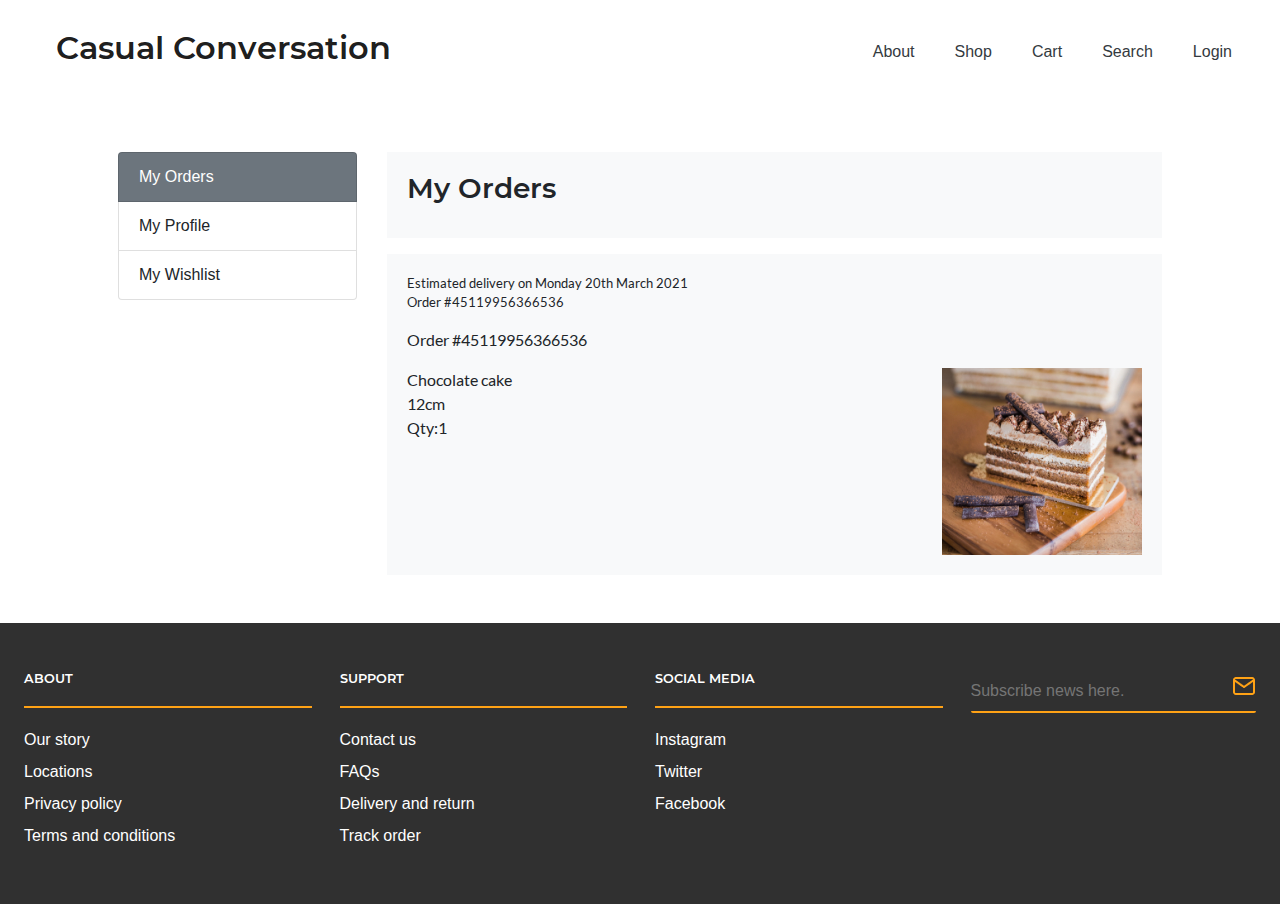
<file: account.html>
<!DOCTYPE html>
<html lang="en">

<head>
    <meta charset="UTF-8">
    <meta name="viewport" content="width=device-width, initial-scale=1">
    <link rel="stylesheet" href="./bootstrap/css/bootstrap.min.css">
    <link rel="stylesheet" href="./css/base.css" type="text/css" />
    <link rel="stylesheet" href="./css/style.css" media="screen" />
    <script src="./jquery/jquery.min.js"></script>
    <script src="./bootstrap/js/bootstrap.min.js"></script>
    <link rel="manifest" href="/manifest.json">
    <!-- IOS Support -->
    <link rel="apple-touch-icon" href="/icons/icon-96x96.png">
    <meta name="apple-mobile-web-app-status-bar" content="#db4938" />
    <meta name="theme-color" content="#db4938" />
    <title>Casual Conversation - Account</title>
</head>

<body>
    <div id="topnav">
        <form class="p-5">
            <div class="form-group has-search">
                <span class="fa fa-search form-control-feedback"></span>
                <input type="text" class="form-control bg-transparent text-white" placeholder="Search">
            </div>
        </form>
    </div>

    <div id="sidebar">
        <div class="cart-container">
            <div class="hide-sidebar">
                <button id="cartClosed"></button>
            </div>
            <h2 class="text-white">Your cart</h2>
            </hr>
            <div class="cart-content">
                <p class="text-secondary alignLeft">Chocolate cake<br>12cm<br>Qty:1</p>
                <h4 class="text-white alignRight">$20.90</h4>
            </div>
            <div class="fixed">
                <hr class="line-primary">
                </hr>
                <div class="cart-content">
                    <p class="text-secondary alignLeft">Subtotal (Tax Incl.)</p>
                    <h4 class="text-white alignRight mb-5">$20.90</h4>
                </div>
                <a href="payment.html"><button class="btn-wide">Checkout</button></a>
            </div>
        </div>
        <div id="overlay"></div>
    </div>

    <nav class="navbar navbar-light bg-white navbar-expand-md text-dark sticky-top">
        <a class="navbar-brand m-3 mr-auto" href="index.html">
            <h2 class="logo pl-lg-4">Casual Conversation</h2>
        </a>

        <button class="navbar-toggler" type="button" data-toggle="collapse" data-target="#collapsibleNavbar">
                            <span class="navbar-toggler-icon"></span>
                </button>

        <div class="collapse navbar-collapse" id="collapsibleNavbar">
            <ul class="nav navbar-nav ml-md-auto ml-sm-3">
                <li class="nav-item dropdown">
                    <a class="nav-link mr-lg-4 text-dark" href="#">About</a>
                    <div class="dropdown-menu">
                        <a class="dropdown-item" href="#">Our story</a>
                        <a class="dropdown-item" href="locations.html">Locations</a>
                        <a class="dropdown-item" href="#">Contact</a>
                    </div>
                </li>
                <li class="nav-item mr-lg-4">
                    <a class="nav-link text-dark" href="#">Shop</a>
                </li>
                <li class="nav-item mr-lg-4">
                    <a class="nav-link text-dark" id="cartbtn" href="#">Cart</a>
                </li>
                <li class="nav-item mr-lg-4">
                    <a class="nav-link text-dark" id="searchbtn" href="#">Search</a>
                </li>
                <li class="nav-item mr-lg-4">
                    <a class="nav-link text-dark" href="login.html">Login</a>
                </li>
            </ul>
        </div>
    </nav>

    <section class="main">
        <div class="container p-5">
            <div class="row">
                <div class="col-lg-3 col-md-3 col-sm-12 mb-3">
                    <div class="list-group">
                        <a href="#" class="list-group-item bg-secondary text-white">My Orders</a>
                        <a href="#" class="list-group-item">My Profile</a>
                        <a href="#" class="list-group-item">My Wishlist</a>
                    </div>
                </div>
                <div class="col-lg-9 col-md-9 col-sm-12 ">
                    <div class="card bg-light">
                        <div class="card-body">
                            <h3 class="card-title">My Orders</h3>
                        </div>
                    </div>
                    <div class="card bg-light mt-3">
                        <div class="card-body">
                            <p class="card-text small">Estimated delivery on Monday 20th March 2021 <br>Order #45119956366536</p>
                            <p class="card-text">Order #45119956366536</p>
                            <p class="card-text alignLeft">Chocolate cake<br>12cm<br>Qty:1</p>
                            <img src="/images/products_1.png" class="alignRight" width="200">
                        </div>
                    </div>
                </div>
            </div>
        </div>
    </section>



    <footer class="text-left text-lg-start" style="background-color: #303030;">
        <div class="container-fluid p-4">
            <div class="row">
                <div class="col-lg-3 col-md-6 col-sm-12 order-lg-1 order-md-2 order-sm-2 pt-4 pb-4">
                    <h6 class="text-uppercase text-white small">About</h6>
                    <hr class="line-primary">
                    <ul class="list-unstyled mb-2">
                        <li class="mb-2">
                            <a href="#!" class="text-white">Our story</a>
                        </li>
                        <li class="mb-2">
                            <a href="locations.html" class="text-white">Locations</a>
                        </li>
                        <li class="mb-2">
                            <a href="#!" class="text-white">Privacy policy</a>
                        </li>
                        <li class="mb-2">
                            <a href="#!" class="text-white">Terms and conditions</a>
                        </li>
                    </ul>
                </div>

                <div class="col-lg-3 col-md-6 col-sm-12 order-lg-2 order-md-3 order-sm-3 pt-4 pb-4">
                    <h6 class="text-uppercase text-white small">Support</h6>
                    <hr class="line-primary">
                    <ul class="list-unstyled mb-2">
                        <li class="mb-2">
                            <a href="#!" class="text-white">Contact us</a>
                        </li>
                        <li class="mb-2">
                            <a href="#!" class="text-white">FAQs</a>
                        </li>
                        <li class="mb-2">
                            <a href="#!" class="text-white">Delivery and return</a>
                        </li>
                        <li class="mb-2">
                            <a href="#!" class="text-white">Track order</a>
                        </li>
                    </ul>
                </div>

                <div class="col-lg-3 col-md-6 col-sm-12 order-lg-3 order-md-4 order-sm-4 pt-4 pb-4">
                    <h6 class="text-uppercase text-white small">Social media</h6>
                    <hr class="line-primary"></hr>
                    <ul class="list-unstyled mb-2">
                        <li class="mb-2">
                            <a href="#!" class="text-white">Instagram</a>
                        </li>
                        <li class="mb-2">
                            <a href="#!" class="text-white">Twitter</a>
                        </li>
                        <li class="mb-2">
                            <a href="#!" class="text-white">Facebook</a>
                        </li>
                    </ul>
                </div>

                <div class="col-lg-3 col-md-12 col-sm-12 order-lg-4 order-md-1 order-sm-1 pt-4 pb-4">
                    <div class="newsletter">
                        <input type="text" placeholder="Subscribe news here." name="newsletter">
                        <div class="newsletter-icon">
                            <button id="subscribeNews"></button>
                        </div>
                    </div>
                </div>
            </div>
    </footer>
</body>


<script>
    var searchButton = document.getElementById('searchbtn');
    // show topnav when user clicks on searchbtn button //
    searchButton.onclick = function() {
        var div = document.getElementById('topnav');
        if (div.style.display !== 'none') { // checks if it is hidden //
            div.style.display = 'none'; // hides if it is not //
        } else {
            div.style.display = 'block'; // shows if it is hidden //
        }
    };

    var cartButton = document.getElementById('cartbtn');
    // show sidebar when user clicks on cartbtn button //
    cartButton.onclick = function() {
        var div = document.getElementById('sidebar');
        if (div.style.display !== 'none') {
            div.style.display = 'none';
        } else {
            div.style.display = 'flex';
        }
    };


    var cartClosed = document.getElementById('cartClosed');
    // hide sidebar when user clicks on cartClosed button //
    cartClosed.onclick = function() {
        var div = document.getElementById('sidebar');
        div.style.display = 'none';
    };


    var confirmSubscribe = document.getElementById('subscribeNews');
    // prompt confirm window to thank user after he or she clicks on subscribeNews button //
    confirmSubscribe.onclick = function() {
        var div = document.getElementById('newsletter');
        alert("Thank you for your subscription!");
    };

    // function to checks if all form fields below have value when submitting, and if empty, error message appears //
    function submitPayment() {
        var name = document.getElementById("name");
        var terms = document.getElementById("terms");
        var email = document.getElementById("email");
        var nameMessage = document.getElementById("nameMessage")
        var termsMessage = document.getElementById("termsMessage")
        var emailMessage = document.getElementById("emailMessage")

        var nameValue = name.value; // accessing object properties with variables //
        var emailValue = email.value; // accessing object properties with variables //
        var termsValue = terms.checked; // accessing object properties with variables //

        // checks input field for name has value when submitting, and if empty, error message appears //
        if (nameValue.trim() === '') { // trim removes blank space, if it is equalivalent to empty value, it shows error style //
            name.style.borderBottom = '2px solid red'
            nameMessage.style.display = 'block'
            return false // exit function //
        } else {
            name.style.borderBottom = '2px solid #ffa215' // shows default state //
            nameMessage.style.display = 'none'
        }

        // checks input field for email has value when submitting, and if empty, error message appears //
        if (emailValue.trim() === '') {
            email.style.borderBottom = '2px solid red'
            emailMessage.style.display = 'block'
            return false
        } else {
            email.style.borderBottom = '2px solid #ffa215'
            emailMessage.style.display = 'none'

        }

        // checks checkbox for terms has value when submitting, and if unchecked, error message appears //
        if (termsValue === false) { // if value is not checked, error state appear //
            terms.style.outline = '1px solid red'
            termsMessage.style.display = 'block'
            return false // exit function //
        } else {
            terms.style.outline = 'none' // shows default state //
            termsMessage.style.display = 'none'
        }

    }
</script>


</html>
</file>
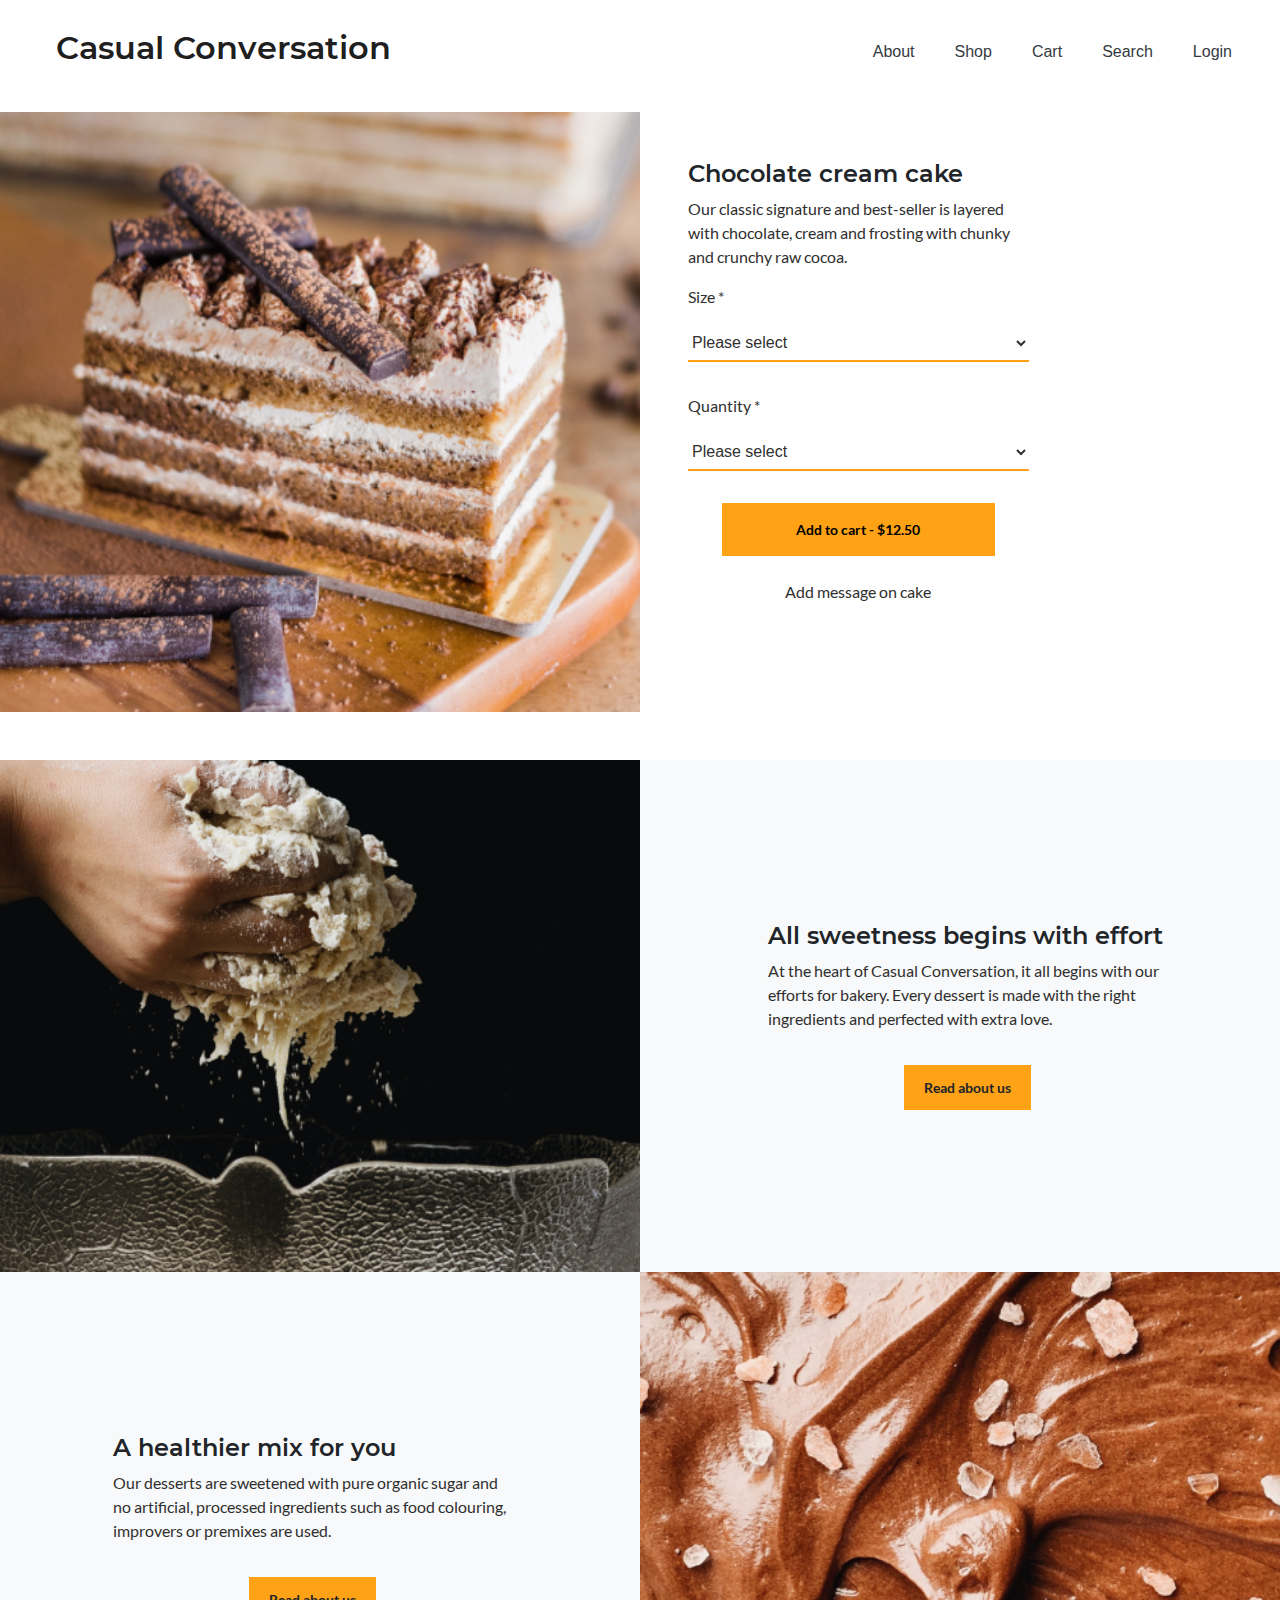
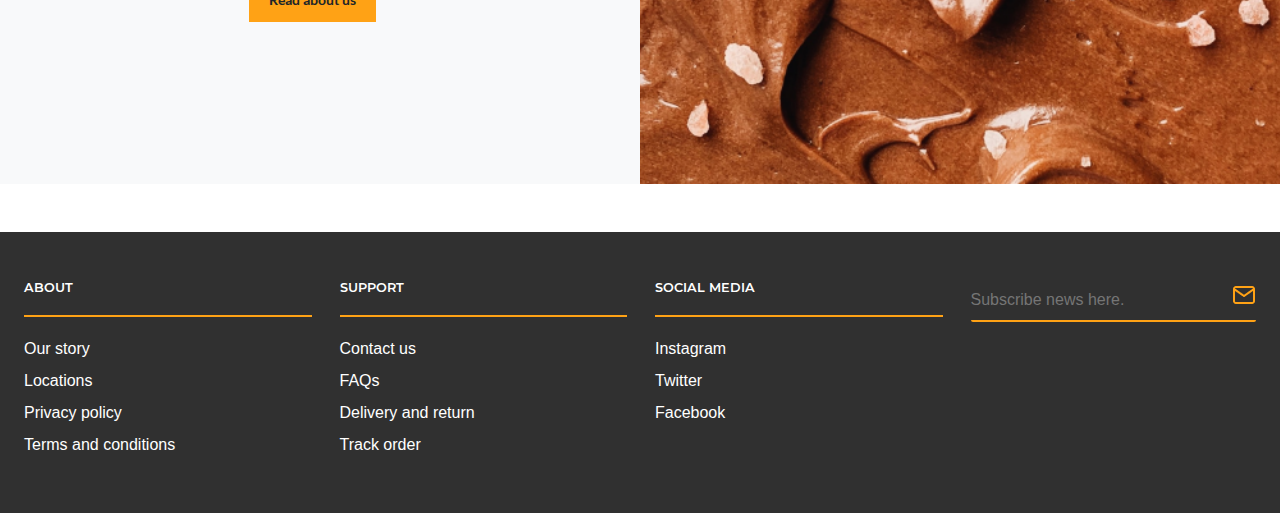
<file: chococake.html>
<!DOCTYPE html>
<html lang="en">

<head>
    <meta charset="UTF-8">
    <meta name="viewport" content="width=device-width, initial-scale=1">
    <link rel="stylesheet" href="./bootstrap/css/bootstrap.min.css">
    <link rel="stylesheet" href="./css/base.css" type="text/css" />
    <link rel="stylesheet" href="./css/style.css" media="screen" />
    <script src="./jquery/jquery.min.js"></script>
    <script src="./bootstrap/js/bootstrap.min.js"></script>
    <script type="text/javascript" src="js/main.js"></script>
    <link rel="manifest" href="/manifest.json">
    <!-- IOS Support -->
    <link rel="apple-touch-icon" href="/icons/icon-96x96.png">
    <meta name="apple-mobile-web-app-status-bar" content="#db4938" />
    <meta name="theme-color" content="#db4938" />
    <title>Casual Conversation - Product</title>
</head>

<body>
    <div id="topnav">
        <form class="p-5">
            <div class="form-group has-search">
                <span class="fa fa-search form-control-feedback"></span>
                <input type="text" class="form-control bg-transparent text-white" placeholder="Search">
            </div>
        </form>
    </div>

    <div id="sidebar">
        <div class="cart-container">
            <div class="hide-sidebar">
                <button id="cartClosed"></button>
            </div>
            <h2 class="text-white">Your cart</h2>
            </hr>
            <div class="cart-content">
                <p class="text-secondary alignLeft">Chocolate cake<br>12cm<br>Qty:1</p>
                <h4 class="text-white alignRight">$20.90</h4>
            </div>
            <div class="fixed">
                <hr class="line-primary">
                </hr>
                <div class="cart-content">
                    <p class="text-secondary alignLeft">Subtotal (Tax Incl.)</p>
                    <h4 class="text-white alignRight mb-5">$20.90</h4>
                </div>
                <a href="payment.html"><button class="btn-wide">Checkout</button></a>
            </div>
        </div>
        <div id="overlay"></div>
    </div>

    <nav class="navbar navbar-light bg-white navbar-expand-md text-dark sticky-top">
        <a class="navbar-brand m-3 mr-auto" href="index.html">
            <h2 class="logo pl-lg-4">Casual Conversation</h2>
        </a>

        <button class="navbar-toggler" type="button" data-toggle="collapse" data-target="#collapsibleNavbar">
                            <span class="navbar-toggler-icon"></span>
                </button>

        <div class="collapse navbar-collapse" id="collapsibleNavbar">
            <ul class="nav navbar-nav ml-md-auto ml-sm-3">
                <li class="nav-item dropdown">
                    <a class="nav-link mr-lg-4 text-dark" href="#">About</a>
                    <div class="dropdown-menu">
                        <a class="dropdown-item" href="#">Our story</a>
                        <a class="dropdown-item" href="locations.html">Locations</a>
                        <a class="dropdown-item" href="#">Contact</a>
                    </div>
                </li>
                <li class="nav-item mr-lg-4">
                    <a class="nav-link text-dark" href="#">Shop</a>
                </li>
                <li class="nav-item mr-lg-4">
                    <a class="nav-link text-dark" id="cartbtn" href="#">Cart</a>
                </li>
                <li class="nav-item mr-lg-4">
                    <a class="nav-link text-dark" id="searchbtn" href="#">Search</a>
                </li>
                <li class="nav-item mr-lg-4">
                    <a class="nav-link text-dark" href="login.html">Login</a>
                </li>
            </ul>
        </div>
    </nav>


    <section class="main">
        <div class="container-fluid p-0 mt-2">
            <div class="row mt-0">
                <div class="col-lg-6 col-md-6 col-sm-12 padding-0">
                    <div id="product_img"></div>
                </div>
                <div class="form col-lg-4 pl-lg-5 pt-5 col-md-6 p-md-5">
                    <form action="payment.html">
                        <h4>Chocolate cream cake</h4>
                        <p class="text-primary">Our classic signature and best-seller is layered with chocolate, cream and frosting with chunky and crunchy raw cocoa.</p>
                        <p class="text-primary">Size *</p>

                        <div class="selector-wrapper">
                            <select name="selector" id="selector">
                            <option value="" disabled selected hidden>Please select</option>
                            <option value="1kg">1kg - 18cm</option>
                            <option value="1.3kg">1.3kg - 23cm</option>
                        </select>
                        </div>

                        <p class="text-primary">Quantity *</p>
                        <div class="selector-wrapper">
                            <select name="selector" id="selector">
                            <option value="" disabled selected hidden>Please select</option>
                            <option value="1">1</option>
                            <option value="2">2</option>
                            <option value="3">3</option>
                            <option value="4">4</option>
                            <option value="5">5</option>
                            <option value="6">6</option>
                            <option value="7">7</option>
                            <option value="8">8</option>
                            <option value="9">9</option>
                            <option value="10">10</option>
                        </select>
                        </div>

                        <div class="add-to-cart">
                            <button class="btn-wide">Add to cart - $12.50</button>
                        </div>
                    </form>


                    <p class="text-primary text-center mt-4" data-toggle="modal" data-target="#myModal"><a href="#"><span class='icon-check'></span>Add message on cake</a></p>



                    <div class="modal" id="myModal" style="margin: 0 auto;">
                        <div class="modal-dialog">
                            <div class="modal-content">
                                <div class="modal-header">
                                    <h5>Message on the cake</h5>
                                    <button type="button" class="close" data-dismiss="modal">&times;</button>
                                </div>

                                <!-- Local Sotrage to Add, Delete, Retrieve and Update Note -->
                                <div class="p-3">
                                    <textarea class="notes form-control" style="min-height:300px" type="text" value="Add notes here..."></textarea>
                                    <button class="btn save-btn mt-3">Save</button>
                                </div>
                                <div id="packages" style="padding:0 auto;">
                                    <ul>
                                        <li>
                                            <a href="data.html">View</a>
                                        </li>
                                    </ul>
                                </div>
                            </div>
                        </div>
                    </div>


                </div>
            </div>
        </div>

        <div class="container-fluid p-0 mt-5 mb-5">
            <div class="row h-100 bg-light">
                <div class="col-lg-6 col-md-6 col-sm-12 padding-0 my-auto order-xs-1">
                    <img src="images/product_detail_2.png" style="width: 100%">
                </div>

                <div class="col-lg-6 col-md-6 col-sm-12 padding-0 my-auto pt-sm-5 pb-sm-5">
                    <div class="product-detail">
                        <h4>All sweetness begins with effort</h4>
                        <p class="text-primary">At the heart of Casual Conversation, it all begins with our efforts for bakery. Every dessert is made with the right ingredients and perfected with extra love.</p>
                        <button class="btn">Read about us</button>
                    </div>
                </div>
            </div>

            <div class="row h-100 bg-light">
                <div class="col-lg-6 col-md-6 col-sm-12 padding-0 my-auto pt-sm-5 pb-sm-5 order-lg-3 order-md-3 order-sm-4 order-last">
                    <div class="product-detail">
                        <h4>A healthier mix for you</h4>
                        <p class="text-primary">Our desserts are sweetened with pure organic sugar and no artificial, processed ingredients such as food colouring, improvers or premixes are used.</p>
                        <button class="btn">Read about us</button>
                    </div>
                </div>
                <div class="col-lg-6 col-md-6 col-sm-12 padding-0 my-auto order-lg-4 order-md-4">
                    <img src="images/product_detail_3.png" style="width: 100%">
                </div>
            </div>
        </div>
    </section>

    <footer class="text-left text-lg-start" style="background-color: #303030;">
        <div class="container-fluid p-4">
            <div class="row">
                <div class="col-lg-3 col-md-6 col-sm-12 order-lg-1 order-md-2 order-sm-2 pt-4 pb-4">
                    <h6 class="text-uppercase text-white small">About</h6>
                    <hr class="line-primary">
                    <ul class="list-unstyled mb-2">
                        <li class="mb-2">
                            <a href="#!" class="text-white">Our story</a>
                        </li>
                        <li class="mb-2">
                            <a href="#!" class="text-white">Locations</a>
                        </li>
                        <li class="mb-2">
                            <a href="#!" class="text-white">Privacy policy</a>
                        </li>
                        <li class="mb-2">
                            <a href="#!" class="text-white">Terms and conditions</a>
                        </li>
                    </ul>
                </div>

                <div class="col-lg-3 col-md-6 col-sm-12 order-lg-2 order-md-3 order-sm-3 pt-4 pb-4">
                    <h6 class="text-uppercase text-white small">Support</h6>
                    <hr class="line-primary">
                    <ul class="list-unstyled mb-2">
                        <li class="mb-2">
                            <a href="#!" class="text-white">Contact us</a>
                        </li>
                        <li class="mb-2">
                            <a href="#!" class="text-white">FAQs</a>
                        </li>
                        <li class="mb-2">
                            <a href="#!" class="text-white">Delivery and return</a>
                        </li>
                        <li class="mb-2">
                            <a href="#!" class="text-white">Track order</a>
                        </li>
                    </ul>
                </div>

                <div class="col-lg-3 col-md-6 col-sm-12 order-lg-3 order-md-4 order-sm-4 pt-4 pb-4">
                    <h6 class="text-uppercase text-white small">Social media</h6>
                    <hr class="line-primary"></hr>
                    <ul class="list-unstyled mb-2">
                        <li class="mb-2">
                            <a href="#!" class="text-white">Instagram</a>
                        </li>
                        <li class="mb-2">
                            <a href="#!" class="text-white">Twitter</a>
                        </li>
                        <li class="mb-2">
                            <a href="#!" class="text-white">Facebook</a>
                        </li>
                    </ul>
                </div>

                <div class="col-lg-3 col-md-12 col-sm-12 order-lg-4 order-md-1 order-sm-1 pt-4 pb-4">
                    <div class="newsletter">
                        <input type="text" placeholder="Subscribe news here." name="newsletter">
                        <div class="newsletter-icon">
                            <button id="subscribeNews"></button>
                        </div>
                    </div>
                </div>
            </div>
    </footer>
</body>

<script>
    var searchButton = document.getElementById('searchbtn');
    // show topnav when user clicks on searchbtn button //
    searchButton.onclick = function() {
        var div = document.getElementById('topnav');
        if (div.style.display !== 'none') { // checks if it is hidden //
            div.style.display = 'none'; // hides if it is not //
        } else {
            div.style.display = 'block'; // shows if it is hidden //
        }
    };


    var cartButton = document.getElementById('cartbtn');
    // show sidebar when user clicks on cartbtn button //
    cartButton.onclick = function() {
        var div = document.getElementById('sidebar');
        if (div.style.display !== 'none') {
            div.style.display = 'none';
        } else {
            div.style.display = 'flex';
        }
    };


    var cartClosed = document.getElementById('cartClosed');
    // hide sidebar when user clicks on cartClosed button //
    cartClosed.onclick = function() {
        var div = document.getElementById('sidebar');
        div.style.display = 'none';
    };


    var confirmSubscribe = document.getElementById('subscribeNews');
    // prompt confirm window to thank user after he or she clicks on subscribeNews button //
    confirmSubscribe.onclick = function() {
        var div = document.getElementById('newsletter');
        alert("Thank you for your subscription!");
    };
</script>

</html>
</file>
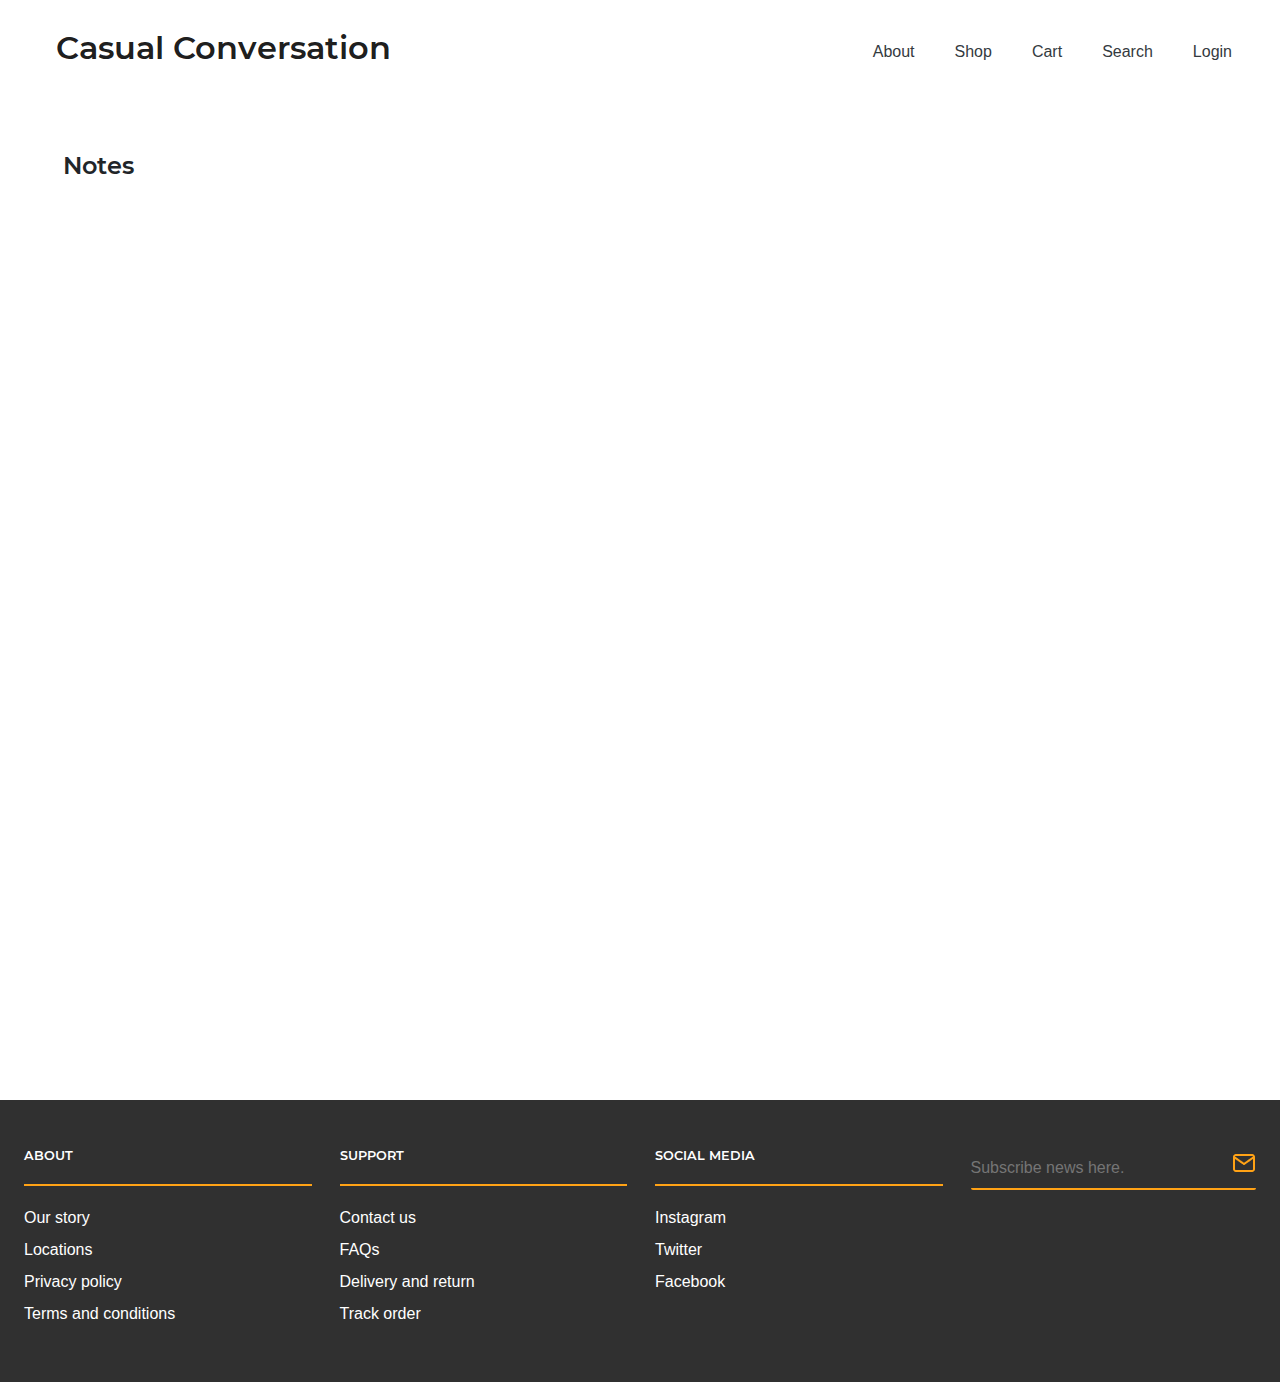
<file: data.html>
<!DOCTYPE html>
<html lang="en">

<head>
    <meta charset="UTF-8">
    <meta name="viewport" content="width=device-width, initial-scale=1">
    <link rel="stylesheet" href="./bootstrap/css/bootstrap.min.css">
    <link rel="stylesheet" href="./css/base.css" type="text/css" />
    <link rel="stylesheet" href="./css/style.css" media="screen" />
    <script src="./jquery/jquery.min.js"></script>
    <script src="./bootstrap/js/bootstrap.min.js"></script>
    <script type="text/javascript" src="js/main.js"></script>
    <link rel="manifest" href="/manifest.json">
    <!-- IOS Support -->
    <link rel="apple-touch-icon" href="/icons/icon-96x96.png">
    <meta name="apple-mobile-web-app-status-bar" content="#db4938" />
    <meta name="theme-color" content="#db4938" />
    <title>Casual Conversation - Notes</title>
</head>

<body>
    <div id="topnav">
        <form class="p-5">
            <div class="form-group has-search">
                <span class="fa fa-search form-control-feedback"></span>
                <input type="text" class="form-control bg-transparent text-white" placeholder="Search">
            </div>
        </form>
    </div>

    <div id="sidebar">
        <div class="cart-container">
            <div class="hide-sidebar">
                <button id="cartClosed"></button>
            </div>
            <h2 class="text-white">Your cart</h2>
            </hr>
            <div class="cart-content">
                <p class="text-secondary alignLeft">Chocolate cake<br>12cm<br>Qty:1</p>
                <h4 class="text-white alignRight">$20.90</h4>
            </div>
            <div class="fixed">
                <hr class="line-primary">
                </hr>
                <div class="cart-content">
                    <p class="text-secondary alignLeft">Subtotal (Tax Incl.)</p>
                    <h4 class="text-white alignRight mb-5">$20.90</h4>
                </div>
                <a href="payment.html"><button class="btn-wide">Checkout</button></a>
            </div>
        </div>
        <div id="overlay"></div>
    </div>

    <nav class="navbar navbar-light bg-white navbar-expand-md text-dark sticky-top">
        <a class="navbar-brand m-3 mr-auto" href="index.html">
            <h2 class="logo pl-lg-4">Casual Conversation</h2>
        </a>

        <button class="navbar-toggler" type="button" data-toggle="collapse" data-target="#collapsibleNavbar">
                          <span class="navbar-toggler-icon"></span>
              </button>

        <div class="collapse navbar-collapse" id="collapsibleNavbar">
            <ul class="nav navbar-nav ml-md-auto ml-sm-3">
                <li class="nav-item dropdown">
                    <a class="nav-link mr-lg-4 text-dark" href="#">About</a>
                    <div class="dropdown-menu">
                        <a class="dropdown-item" href="#">Our story</a>
                        <a class="dropdown-item" href="locations.html">Locations</a>
                        <a class="dropdown-item" href="#">Contact</a>
                    </div>
                </li>
                <li class="nav-item mr-lg-4">
                    <a class="nav-link text-dark" href="#">Shop</a>
                </li>
                <li class="nav-item mr-lg-4">
                    <a class="nav-link text-dark" id="cartbtn" href="#">Cart</a>
                </li>
                <li class="nav-item mr-lg-4">
                    <a class="nav-link text-dark" id="searchbtn" href="#">Search</a>
                </li>
                <li class="nav-item mr-lg-4">
                    <a class="nav-link text-dark" href="login.html">Login</a>
                </li>
            </ul>
        </div>
    </nav>

    <section class="main">
        <div class="container-fluid m-5 min-vh-100">
            <div class="row">
                <div class="col-lg-9 col-md-9 col-sm-9">
                    <h4>Notes</h4>
                    <div id="contents">
                    </div>
                </div>
            </div>
        </div>
    </section>

    <footer class="text-left text-lg-start" style="background-color: #303030;">
        <div class="container-fluid p-4">
            <div class="row">
                <div class="col-lg-3 col-md-6 col-sm-12 order-lg-1 order-md-2 order-sm-2 pt-4 pb-4">
                    <h6 class="text-uppercase text-white small">About</h6>
                    <hr class="line-primary">
                    <ul class="list-unstyled mb-2">
                        <li class="mb-2">
                            <a href="#!" class="text-white">Our story</a>
                        </li>
                        <li class="mb-2">
                            <a href="#!" class="text-white">Locations</a>
                        </li>
                        <li class="mb-2">
                            <a href="#!" class="text-white">Privacy policy</a>
                        </li>
                        <li class="mb-2">
                            <a href="#!" class="text-white">Terms and conditions</a>
                        </li>
                    </ul>
                </div>

                <div class="col-lg-3 col-md-6 col-sm-12 order-lg-2 order-md-3 order-sm-3 pt-4 pb-4">
                    <h6 class="text-uppercase text-white small">Support</h6>
                    <hr class="line-primary">
                    <ul class="list-unstyled mb-2">
                        <li class="mb-2">
                            <a href="#!" class="text-white">Contact us</a>
                        </li>
                        <li class="mb-2">
                            <a href="#!" class="text-white">FAQs</a>
                        </li>
                        <li class="mb-2">
                            <a href="#!" class="text-white">Delivery and return</a>
                        </li>
                        <li class="mb-2">
                            <a href="#!" class="text-white">Track order</a>
                        </li>
                    </ul>
                </div>

                <div class="col-lg-3 col-md-6 col-sm-12 order-lg-3 order-md-4 order-sm-4 pt-4 pb-4">
                    <h6 class="text-uppercase text-white small">Social media</h6>
                    <hr class="line-primary"></hr>
                    <ul class="list-unstyled mb-2">
                        <li class="mb-2">
                            <a href="#!" class="text-white">Instagram</a>
                        </li>
                        <li class="mb-2">
                            <a href="#!" class="text-white">Twitter</a>
                        </li>
                        <li class="mb-2">
                            <a href="#!" class="text-white">Facebook</a>
                        </li>
                    </ul>
                </div>

                <div class="col-lg-3 col-md-12 col-sm-12 order-lg-4 order-md-1 order-sm-1 pt-4 pb-4">
                    <div class="newsletter">
                        <input type="text" placeholder="Subscribe news here." name="newsletter">
                        <div class="newsletter-icon">
                            <button id="subscribeNews"></button>
                        </div>
                    </div>
                </div>
            </div>
    </footer>
</body>

</html>
</file>
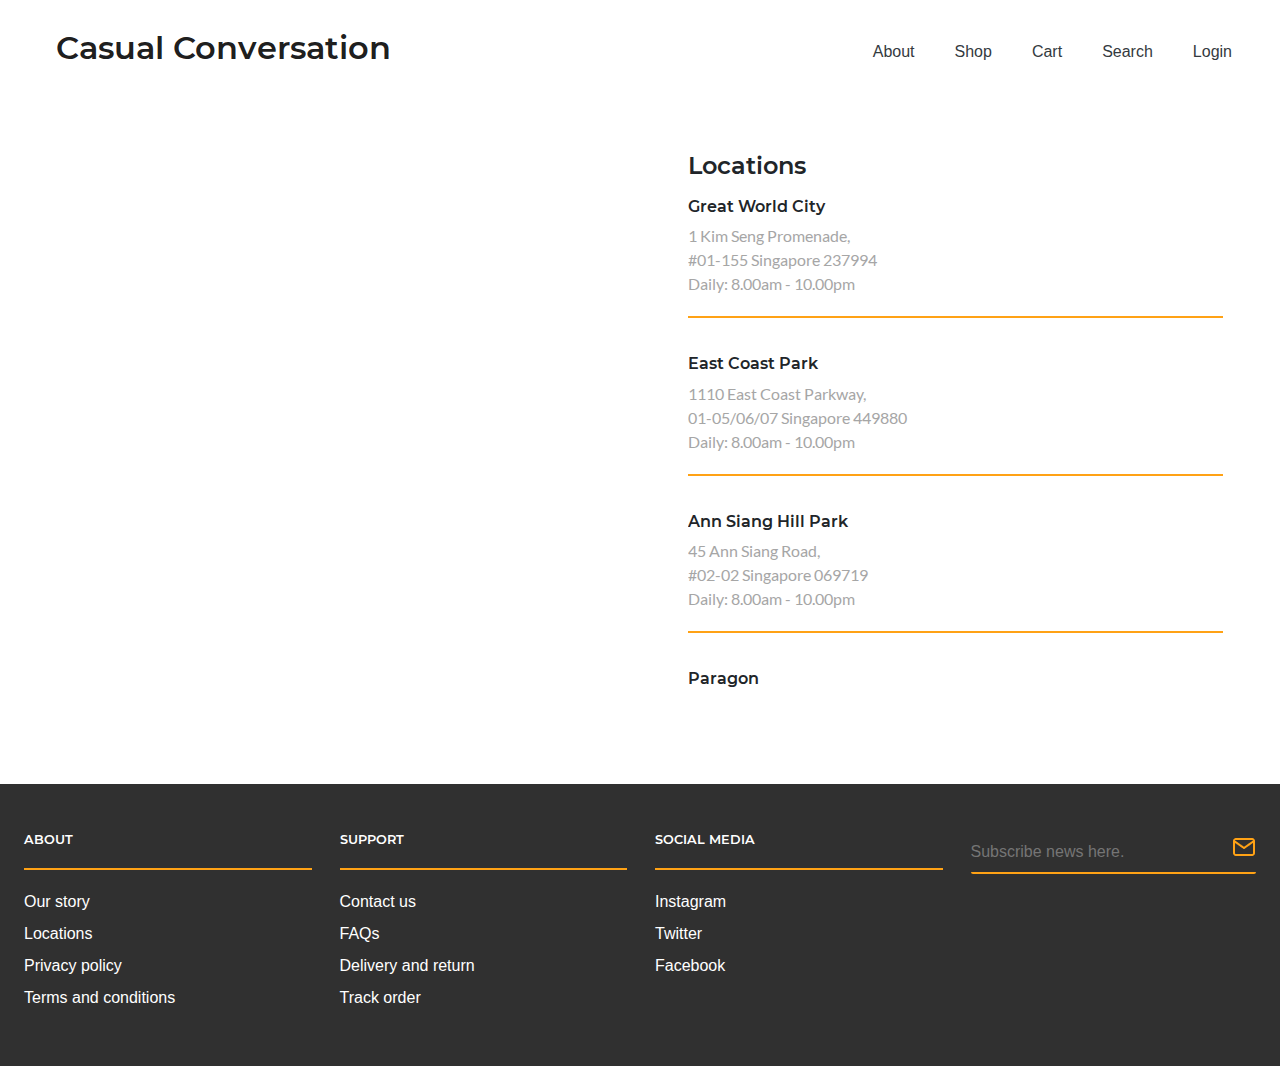
<file: locations.html>
<!DOCTYPE html>
<html lang="en">

<head>
    <meta charset="UTF-8">
    <meta name="viewport" content="width=device-width, initial-scale=1">
    <link rel="stylesheet" href="./bootstrap/css/bootstrap.min.css">
    <link rel="stylesheet" href="./css/base.css" type="text/css" />
    <link rel="stylesheet" href="./css/style.css" media="screen" />
    <script src="./jquery/jquery.min.js"></script>
    <script defer src="https://maps.googleapis.com/maps/api/js?key=AIzaSyCLAJp9RQgQ07oCAdGAWpUOFfhap-TB9r8&callback=initMap"></script>
    <script src="./bootstrap/js/bootstrap.min.js"></script>
    <script type="text/javascript" src="js/main.js"></script>
    <link rel="manifest" href="/manifest.json">
    <!-- IOS Support -->
    <link rel="apple-touch-icon" href="/icons/icon-96x96.png">
    <meta name="apple-mobile-web-app-status-bar" content="#db4938" />
    <meta name="theme-color" content="#db4938" />
    <title>Casual Conversation - Locations</title>
</head>

<body>
    <div id="topnav">
        <form class="p-5">
            <div class="form-group has-search">
                <span class="fa fa-search form-control-feedback"></span>
                <input type="text" class="form-control bg-transparent text-white" placeholder="Search">
            </div>
        </form>
    </div>

    <div id="sidebar">
        <div class="cart-container">
            <div class="hide-sidebar">
                <button id="cartClosed"></button>
            </div>
            <h2 class="text-white">Your cart</h2>
            </hr>
            <div class="cart-content">
                <p class="text-secondary alignLeft">Chocolate cake<br>12cm<br>Qty:1</p>
                <h4 class="text-white alignRight">$20.90</h4>
            </div>
            <div class="fixed">
                <hr class="line-primary">
                </hr>
                <div class="cart-content">
                    <p class="text-secondary alignLeft">Subtotal (Tax Incl.)</p>
                    <h4 class="text-white alignRight mb-5">$20.90</h4>
                </div>
                <a href="payment.html"><button class="btn-wide">Checkout</button></a>
            </div>
        </div>
        <div id="overlay"></div>
    </div>

    <nav class="navbar navbar-light bg-white navbar-expand-md text-dark sticky-top">
        <a class="navbar-brand m-3 mr-auto" href="index.html">
            <h2 class="logo pl-lg-4">Casual Conversation</h2>
        </a>

        <button class="navbar-toggler" type="button" data-toggle="collapse" data-target="#collapsibleNavbar">
                        <span class="navbar-toggler-icon"></span>
            </button>

        <div class="collapse navbar-collapse" id="collapsibleNavbar">
            <ul class="nav navbar-nav ml-md-auto ml-sm-3">
                <li class="nav-item dropdown">
                    <a class="nav-link mr-lg-4 text-dark" href="#">About</a>
                    <div class="dropdown-menu">
                        <a class="dropdown-item" href="#">Our story</a>
                        <a class="dropdown-item" href="locations.html">Locations</a>
                        <a class="dropdown-item" href="#">Contact</a>
                    </div>
                </li>
                <li class="nav-item mr-lg-4">
                    <a class="nav-link text-dark" href="shop.html">Shop</a>
                </li>
                <li class="nav-item mr-lg-4">
                    <a class="nav-link text-dark" id="cartbtn" href="#">Cart</a>
                </li>
                <li class="nav-item mr-lg-4">
                    <a class="nav-link text-dark" id="searchbtn" href="#">Search</a>
                </li>
                <li class="nav-item mr-lg-4">
                    <a class="nav-link text-dark" href="login.html">Login</a>
                </li>
            </ul>
        </div>
    </nav>

    <section class="main">
        <div class="container-fluid p-0">
            <div class="row mb-5">
                <div class="col-lg-6 col-md-6 col-sm-12 pl-5 pt-5 p-sm-3">
                    <div id="map" style="width:100%; height: 600px"></div>
                </div>


                <div class="col-lg-6 col-md-6 col-sm-12 pl-5 pt-5">
                    <h4 class="mb-3">Locations</h4>

                    <div class="overflow-auto" style="max-height: 500px;">
                        <div class="pb-3">
                            <h6><a href="#">Great World City</a></h6>
                            <p class="text-secondary">1 Kim Seng Promenade,<br>#01-155 Singapore 237994<br>Daily: 8.00am - 10.00pm</p>
                            <hr class="line-primary" style="text-align: left; margin-left: 0; width: 90%;"></hr>
                        </div>
                        <div class="pb-3">
                            <h6><a href="#">East Coast Park</a></h6>
                            <p class="text-secondary">1110 East Coast Parkway,<br>01-05/06/07 Singapore 449880<br>Daily: 8.00am - 10.00pm</p>
                            <hr class="line-primary" style="text-align: left; margin-left: 0; width: 90%;"></hr>
                        </div>
                        <div class="pb-3">
                            <h6><a href="#">Ann Siang Hill Park</a></h6>
                            <p class="text-secondary">45 Ann Siang Road,<br>#02-02 Singapore 069719<br>Daily: 8.00am - 10.00pm</p>
                            <hr class="line-primary" style="text-align: left; margin-left: 0; width: 90%;"></hr>
                        </div>
                        <div class="pb-3">
                            <h6><a href="#">Paragon</a></h6>
                            <p class="text-secondary">290 Orchard Road,<br>#03-41/44 Singapore 238859<br>Daily: 8.00am - 10.00pm</p>
                            <hr class="line-primary" style="text-align: left; margin-left: 0; width: 90%;"></hr>
                        </div>
                    </div>
                </div>
            </div>
        </div>
    </section>

    <footer class="text-left text-lg-start" style="background-color: #303030;">
        <div class="container-fluid p-4">
            <div class="row">
                <div class="col-lg-3 col-md-6 col-sm-12 order-lg-1 order-md-2 order-sm-2 pt-4 pb-4">
                    <h6 class="text-uppercase text-white small">About</h6>
                    <hr class="line-primary">
                    <ul class="list-unstyled mb-2">
                        <li class="mb-2">
                            <a href="#!" class="text-white">Our story</a>
                        </li>
                        <li class="mb-2">
                            <a href="#!" class="text-white">Locations</a>
                        </li>
                        <li class="mb-2">
                            <a href="#!" class="text-white">Privacy policy</a>
                        </li>
                        <li class="mb-2">
                            <a href="#!" class="text-white">Terms and conditions</a>
                        </li>
                    </ul>
                </div>

                <div class="col-lg-3 col-md-6 col-sm-12 order-lg-2 order-md-3 order-sm-3 pt-4 pb-4">
                    <h6 class="text-uppercase text-white small">Support</h6>
                    <hr class="line-primary">
                    <ul class="list-unstyled mb-2">
                        <li class="mb-2">
                            <a href="#!" class="text-white">Contact us</a>
                        </li>
                        <li class="mb-2">
                            <a href="#!" class="text-white">FAQs</a>
                        </li>
                        <li class="mb-2">
                            <a href="#!" class="text-white">Delivery and return</a>
                        </li>
                        <li class="mb-2">
                            <a href="#!" class="text-white">Track order</a>
                        </li>
                    </ul>
                </div>

                <div class="col-lg-3 col-md-6 col-sm-12 order-lg-3 order-md-4 order-sm-4 pt-4 pb-4">
                    <h6 class="text-uppercase text-white small">Social media</h6>
                    <hr class="line-primary"></hr>
                    <ul class="list-unstyled mb-2">
                        <li class="mb-2">
                            <a href="#!" class="text-white">Instagram</a>
                        </li>
                        <li class="mb-2">
                            <a href="#!" class="text-white">Twitter</a>
                        </li>
                        <li class="mb-2">
                            <a href="#!" class="text-white">Facebook</a>
                        </li>
                    </ul>
                </div>

                <div class="col-lg-3 col-md-12 col-sm-12 order-lg-4 order-md-1 order-sm-1 pt-4 pb-4">
                    <div class="newsletter">
                        <input type="text" placeholder="Subscribe news here." name="newsletter">
                        <div class="newsletter-icon">
                            <button id="subscribeNews"></button>
                        </div>
                    </div>
                </div>
            </div>
    </footer>
</body>



<script>
    function initMap() {
        var center = {
            lat: 1.290270,
            lng: 103.851959
        };

        var locations = [
            ['Great World City', 1.293675218122871, 103.83195343718765, 1],
            ['East Coast Park', 1.3012025157862173, 103.91285178524757, 2],
            ['Ann Siang Hill', 1.281351208290972, 103.84578659715002, 3],
            ['Paragon', 1.3041053744273325, 103.83564870508498, 4]
        ];
        var map = new google.maps.Map(document.getElementById('map'), {
            zoom: 12,
            center: center
        });
        var infowindow = new google.maps.InfoWindow({});
        var marker, count;
        for (count = 0; count < locations.length; count++) {
            marker = new google.maps.Marker({
                position: new google.maps.LatLng(locations[count][1], locations[count][2]),
                map: map,
                title: locations[count][0]
            });
            google.maps.event.addListener(marker, 'click', (function(marker, count) {
                return function() {
                    infowindow.setContent(locations[count][0]);
                    infowindow.open(map, marker);
                }
            })(marker, count));
        }
    }
</script>

</html>
</file>
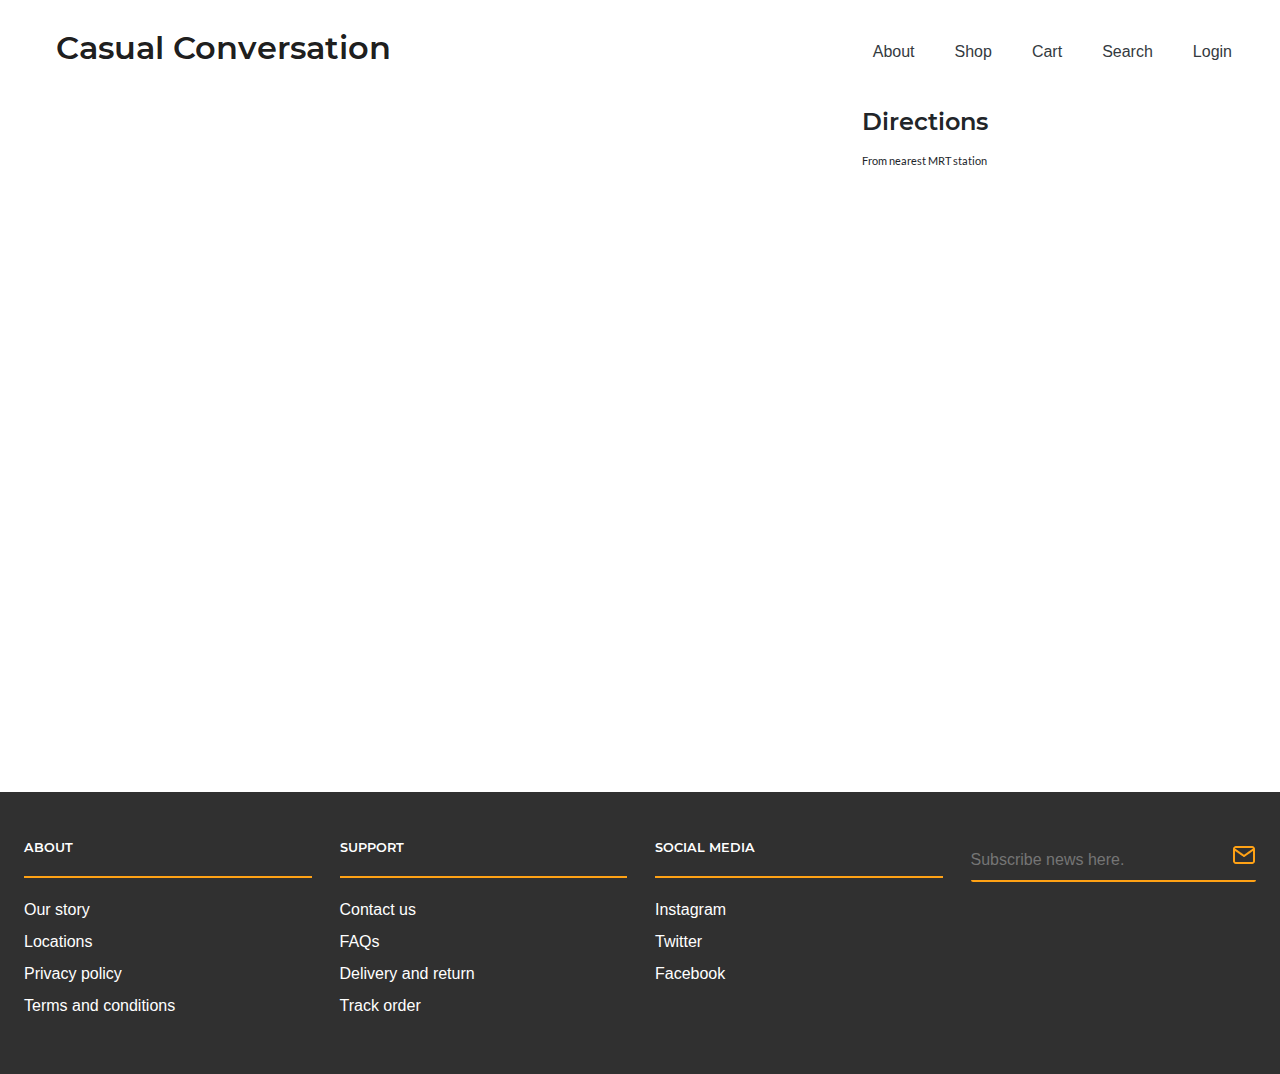
<file: locations2.html>
<!DOCTYPE html>
<html lang="en">

<head>
    <meta charset="UTF-8">
    <meta name="viewport" content="width=device-width, initial-scale=1">
    <link rel="stylesheet" href="./bootstrap/css/bootstrap.min.css">
    <link rel="stylesheet" href="./css/base.css" type="text/css" />
    <link rel="stylesheet" href="./css/style.css" media="screen" />
    <script src="./jquery/jquery.min.js"></script>
    <script defer src="https://maps.googleapis.com/maps/api/js?key=AIzaSyCLAJp9RQgQ07oCAdGAWpUOFfhap-TB9r8&callback=initMap"></script>
    <script src="./bootstrap/js/bootstrap.min.js"></script>
    <script type="text/javascript" src="js/main.js"></script>
    <link rel="manifest" href="/manifest.json">
    <!-- IOS Support -->
    <link rel="apple-touch-icon" href="/icons/icon-96x96.png">
    <meta name="apple-mobile-web-app-status-bar" content="#db4938" />
    <meta name="theme-color" content="#db4938" />
    <title>Casual Conversation - Locations</title>
</head>

<body>
    <main>
        <nav class="navbar navbar-light bg-white navbar-expand-md text-dark sticky-top">
            <a class="navbar-brand m-3 mr-auto" href="index.html">
                <h2 class="logo pl-lg-4">Casual Conversation</h2>
            </a>

            <button class="navbar-toggler" type="button" data-toggle="collapse" data-target="#collapsibleNavbar">
                        <span class="navbar-toggler-icon"></span>
            </button>

            <div class="collapse navbar-collapse" id="collapsibleNavbar">
                <ul class="nav navbar-nav ml-md-auto ml-sm-3">
                    <li class="nav-item dropdown">
                        <a class="nav-link mr-lg-4 text-dark" href="#">About</a>
                        <div class="dropdown-menu">
                            <a class="dropdown-item" href="#">Our story</a>
                            <a class="dropdown-item" href="locations.html">Locations</a>
                            <a class="dropdown-item" href="#">Contact</a>
                        </div>
                    </li>
                    <li class="nav-item mr-lg-4">
                        <a class="nav-link text-dark" href="shop.html">Shop</a>
                    </li>
                    <li class="nav-item mr-lg-4">
                        <a class="nav-link text-dark" id="cartbtn" href="#">Cart</a>
                    </li>
                    <li class="nav-item mr-lg-4">
                        <a class="nav-link text-dark" id="searchbtn" href="#">Search</a>
                    </li>
                    <li class="nav-item mr-lg-4">
                        <a class="nav-link text-dark" href="login.html">Login</a>
                    </li>
                </ul>
            </div>
        </nav>

        <section class="main">
            <div class="container-fluid p-0">
                <div class="row mb-5">
                    <div class="col-lg-8 col-md-6 col-sm-12">
                        <div id="floating-panel">
                            <strong>Start:</strong>
                            <select id="start">
                      <option value="Chinatown MRT">Chinatown MRT</option>
                      <option value="Outram Park MRT">Outram Park MRT</option>
                      <option value="Dhoby Ghaut MRT">Dhoby Ghaut MRT</option>
                      <option value="Clarke Quay MRT">Clarke Quay MRT</option>
                      <option value="Fort Canning MRT">Fort Canning MRT</option>
                      <option value="Bedok MRT">Bedok MRT</option>
                      <option value="Kembangan MRT">Kembangan MRT</option>
                      <option value="Paya Lebar MRT">Paya Lebar MRT</option>
                      <option value="Telok Ayer MRT">Telok Ayer MRT</option>
                      <option value="Tanjong Pagar MRT">Tanjong Pagar MRT</option>
                      <option value="Orchard MRT">Orchard MRT</option>
                      <option value="Somerset MRT">Somerset MRT</option>
                    </select>
                            <br/>
                            <strong>End:</strong>
                            <select id="end">
                <option value="1.293675218122871, 103.83195343718765">Great World City Outlet</option>
                <option value="1.3012025157862173, 103.91285178524757">East Coast Park Outlet</option>
                <option value="1.281351208290972, 103.84578659715002">Ann Siang Hill Outlet</option>
                <option value="1.3041053744273325, 103.83564870508498">Paragon Outlet</option>
            </select>
                        </div>
                        <div id="map" style="width:100%; height: 640px"></div>
                    </div>

                    <div class="col-lg-4 col-md-6 col-sm-12 p-lg-1 p-sm-5">
                        <div id="right-panel" style="margin: 0 auto;">
                            <h4 class="mb-3">Directions</h4>
                            <p class="small">From nearest MRT station</p>
                        </div>
                    </div>
                </div>
            </div>
        </section>

        <footer class="text-left text-lg-start" style="background-color: #303030;">
            <div class="container-fluid p-4">
                <div class="row">
                    <div class="col-lg-3 col-md-6 col-sm-12 order-lg-1 order-md-2 order-sm-2 pt-4 pb-4">
                        <h6 class="text-uppercase text-white small">About</h6>
                        <hr class="line-primary">
                        <ul class="list-unstyled mb-2">
                            <li class="mb-2">
                                <a href="#!" class="text-white">Our story</a>
                            </li>
                            <li class="mb-2">
                                <a href="#!" class="text-white">Locations</a>
                            </li>
                            <li class="mb-2">
                                <a href="#!" class="text-white">Privacy policy</a>
                            </li>
                            <li class="mb-2">
                                <a href="#!" class="text-white">Terms and conditions</a>
                            </li>
                        </ul>
                    </div>

                    <div class="col-lg-3 col-md-6 col-sm-12 order-lg-2 order-md-3 order-sm-3 pt-4 pb-4">
                        <h6 class="text-uppercase text-white small">Support</h6>
                        <hr class="line-primary">
                        <ul class="list-unstyled mb-2">
                            <li class="mb-2">
                                <a href="#!" class="text-white">Contact us</a>
                            </li>
                            <li class="mb-2">
                                <a href="#!" class="text-white">FAQs</a>
                            </li>
                            <li class="mb-2">
                                <a href="#!" class="text-white">Delivery and return</a>
                            </li>
                            <li class="mb-2">
                                <a href="#!" class="text-white">Track order</a>
                            </li>
                        </ul>
                    </div>

                    <div class="col-lg-3 col-md-6 col-sm-12 order-lg-3 order-md-4 order-sm-4 pt-4 pb-4">
                        <h6 class="text-uppercase text-white small">Social media</h6>
                        <hr class="line-primary"></hr>
                        <ul class="list-unstyled mb-2">
                            <li class="mb-2">
                                <a href="#!" class="text-white">Instagram</a>
                            </li>
                            <li class="mb-2">
                                <a href="#!" class="text-white">Twitter</a>
                            </li>
                            <li class="mb-2">
                                <a href="#!" class="text-white">Facebook</a>
                            </li>
                        </ul>
                    </div>

                    <div class="col-lg-3 col-md-12 col-sm-12 order-lg-4 order-md-1 order-sm-1 pt-4 pb-4">
                        <div class="newsletter">
                            <input type="text" placeholder="Subscribe news here." name="newsletter">
                            <div class="newsletter-icon">
                                <button id="subscribeNews"></button>
                            </div>
                        </div>
                    </div>
                </div>
        </footer>
</body>


<script>
    (function(exports) {
        "use strict";

        function initMap() {
            var directionsRenderer = new google.maps.DirectionsRenderer();
            var directionsService = new google.maps.DirectionsService();
            var map = new google.maps.Map(document.getElementById("map"), {
                zoom: 15,
                center: {
                    lat: 1.290270,
                    lng: 103.851959
                }
            });
            directionsRenderer.setMap(map);
            directionsRenderer.setPanel(document.getElementById("right-panel"));
            var control = document.getElementById("floating-panel");
            control.style.display = "block";
            map.controls[google.maps.ControlPosition.TOP_CENTER].push(control);

            var onChangeHandler = function() {
                calculateAndDisplayRoute(directionsService, directionsRenderer);
            };

            document
                .getElementById("start")
                .addEventListener("change", onChangeHandler);
            document
                .getElementById("end")
                .addEventListener("change", onChangeHandler);
        }

        function calculateAndDisplayRoute(
            directionsService,
            directionsRenderer
        ) {
            var start = document.getElementById("start").value;
            var end = document.getElementById("end").value;
            directionsService.route({
                    origin: start,
                    destination: end,
                    travelMode: "DRIVING"
                },
                function(response, status) {
                    if (status === "OK") {
                        directionsRenderer.setDirections(response);
                    } else {
                        window.alert("Directions request failed due to " + status);
                    }
                }
            );
        }

        exports.calculateAndDisplayRoute = calculateAndDisplayRoute;
        exports.initMap = initMap;
    })((this.window = this.window || {}));
</script>

</html>
</file>
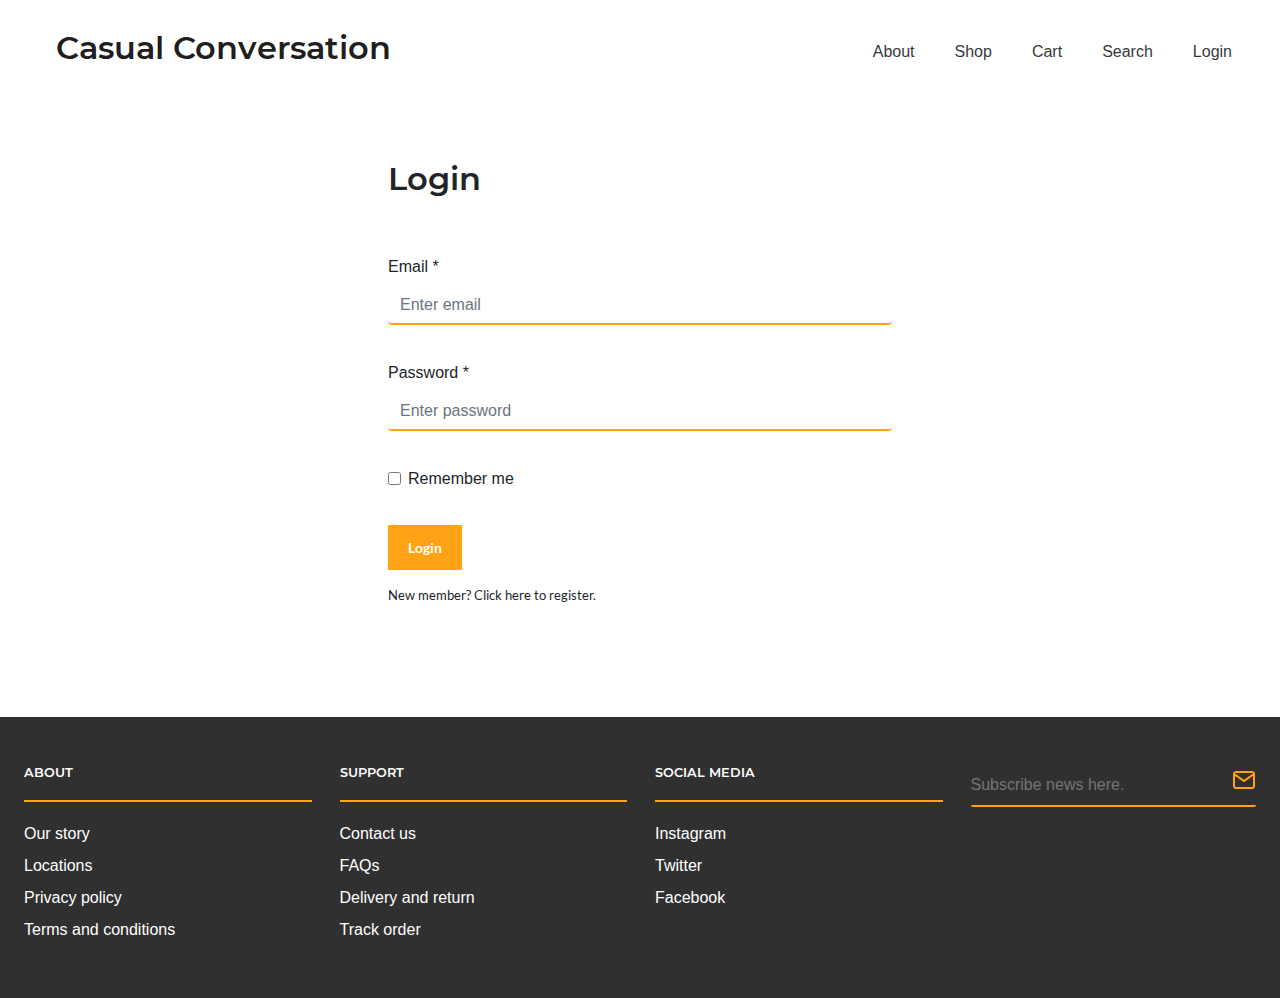
<file: login.html>
<!DOCTYPE html>
<html lang="en">

<head>
    <meta charset="UTF-8">
    <meta name="viewport" content="width=device-width, initial-scale=1">
    <link rel="stylesheet" href="./bootstrap/css/bootstrap.min.css">
    <link rel="stylesheet" href="./css/base.css" type="text/css" />
    <link rel="stylesheet" href="./css/style.css" media="screen" />
    <script src="./jquery/jquery.min.js"></script>
    <script src="./bootstrap/js/bootstrap.min.js"></script>
    <script type="text/javascript" src="js/main.js"></script>
    <link rel="manifest" href="/manifest.json">
    <!-- IOS Support -->
    <link rel="apple-touch-icon" href="/icons/icon-96x96.png">
    <meta name="apple-mobile-web-app-status-bar" content="#db4938" />
    <meta name="theme-color" content="#db4938" />
    <title>Casual Conversation - Login</title>
</head>

<body>
    <div id="topnav">
        <form class="p-5">
            <div class="form-group has-search">
                <span class="fa fa-search form-control-feedback"></span>
                <input type="text" class="form-control bg-transparent text-white" placeholder="Search">
            </div>
        </form>
    </div>

    <div id="sidebar">
        <div class="cart-container">
            <div class="hide-sidebar">
                <button id="cartClosed"></button>
            </div>
            <h2 class="text-white">Your cart</h2>
            </hr>
            <div class="cart-content">
                <p class="text-secondary alignLeft">Chocolate cake<br>12cm<br>Qty:1</p>
                <h4 class="text-white alignRight">$20.90</h4>
            </div>
            <div class="fixed">
                <hr class="line-primary">
                </hr>
                <div class="cart-content">
                    <p class="text-secondary alignLeft">Subtotal (Tax Incl.)</p>
                    <h4 class="text-white alignRight mb-5">$20.90</h4>
                </div>
                <a href="payment.html"><button class="btn-wide">Checkout</button></a>
            </div>
        </div>
        <div id="overlay"></div>
    </div>

    <nav class="navbar navbar-light bg-white navbar-expand-md text-dark sticky-top">
        <a class="navbar-brand m-3 mr-auto" href="index.html">
            <h2 class="logo pl-lg-4">Casual Conversation</h2>
        </a>

        <button class="navbar-toggler" type="button" data-toggle="collapse" data-target="#collapsibleNavbar">
                        <span class="navbar-toggler-icon"></span>
            </button>

        <div class="collapse navbar-collapse" id="collapsibleNavbar">
            <ul class="nav navbar-nav ml-md-auto ml-sm-3">
                <li class="nav-item dropdown">
                    <a class="nav-link mr-lg-4 text-dark" href="#">About</a>
                    <div class="dropdown-menu">
                        <a class="dropdown-item" href="#">Our story</a>
                        <a class="dropdown-item" href="locations.html">Locations</a>
                        <a class="dropdown-item" href="#">Contact</a>
                    </div>
                </li>
                <li class="nav-item mr-lg-4">
                    <a class="nav-link text-dark" href="#">Shop</a>
                </li>
                <li class="nav-item mr-lg-4">
                    <a class="nav-link text-dark" id="cartbtn" href="#">Cart</a>
                </li>
                <li class="nav-item mr-lg-4">
                    <a class="nav-link text-dark" id="searchbtn" href="#">Search</a>
                </li>
                <li class="nav-item mr-lg-4">
                    <a class="nav-link text-dark" href="login.html">Login</a>
                </li>
            </ul>
        </div>
    </nav>

    <section class="main">
        <div class="container-fluid p-0 mt-2 mb-5">
            <div class="row mt-0 mx-auto" style="max-width: 600px;">
                <div class="col-12 p-5">
                    <form action="account.html">
                        <fieldset>
                            <h2 class="pb-5">Login</h2>
                            <div class="form-group pb-1">
                                <label for="email">Email *</label>
                                <input type="text" class="form-control" id="email" placeholder="Enter email" name="email">
                            </div>
                            <div class="form-group pb-1">
                                <label for="pwd">Password *</label>
                                <input type="text" class="form-control" id="password" placeholder="Enter password" name="pswd">
                            </div>
                            <div class="form-group form-check">
                                <label class="form-check-label">
                            <input class="form-check-input" type="checkbox" name="remember"> Remember me
                          </label>
                            </div>
                            <button type="submit" class="btn btn-primary">Login</button>
                            <p class="pt-3 small">New member? Click <a href="#">here</a> to register.</p>
                        </fieldset>
                    </form>
                </div>
            </div>
        </div>
    </section>

    <footer class="text-left text-lg-start" style="background-color: #303030;">
        <div class="container-fluid p-4">
            <div class="row">
                <div class="col-lg-3 col-md-6 col-sm-12 order-lg-1 order-md-2 order-sm-2 pt-4 pb-4">
                    <h6 class="text-uppercase text-white small">About</h6>
                    <hr class="line-primary">
                    <ul class="list-unstyled mb-2">
                        <li class="mb-2">
                            <a href="#!" class="text-white">Our story</a>
                        </li>
                        <li class="mb-2">
                            <a href="#!" class="text-white">Locations</a>
                        </li>
                        <li class="mb-2">
                            <a href="#!" class="text-white">Privacy policy</a>
                        </li>
                        <li class="mb-2">
                            <a href="#!" class="text-white">Terms and conditions</a>
                        </li>
                    </ul>
                </div>

                <div class="col-lg-3 col-md-6 col-sm-12 order-lg-2 order-md-3 order-sm-3 pt-4 pb-4">
                    <h6 class="text-uppercase text-white small">Support</h6>
                    <hr class="line-primary">
                    <ul class="list-unstyled mb-2">
                        <li class="mb-2">
                            <a href="#!" class="text-white">Contact us</a>
                        </li>
                        <li class="mb-2">
                            <a href="#!" class="text-white">FAQs</a>
                        </li>
                        <li class="mb-2">
                            <a href="#!" class="text-white">Delivery and return</a>
                        </li>
                        <li class="mb-2">
                            <a href="#!" class="text-white">Track order</a>
                        </li>
                    </ul>
                </div>

                <div class="col-lg-3 col-md-6 col-sm-12 order-lg-3 order-md-4 order-sm-4 pt-4 pb-4">
                    <h6 class="text-uppercase text-white small">Social media</h6>
                    <hr class="line-primary"></hr>
                    <ul class="list-unstyled mb-2">
                        <li class="mb-2">
                            <a href="#!" class="text-white">Instagram</a>
                        </li>
                        <li class="mb-2">
                            <a href="#!" class="text-white">Twitter</a>
                        </li>
                        <li class="mb-2">
                            <a href="#!" class="text-white">Facebook</a>
                        </li>
                    </ul>
                </div>

                <div class="col-lg-3 col-md-12 col-sm-12 order-lg-4 order-md-1 order-sm-1 pt-4 pb-4">
                    <div class="newsletter">
                        <input type="text" placeholder="Subscribe news here." name="newsletter">
                        <div class="newsletter-icon">
                            <button id="subscribeNews"></button>
                        </div>
                    </div>
                </div>
            </div>
    </footer>
</body>

</html>
</file>
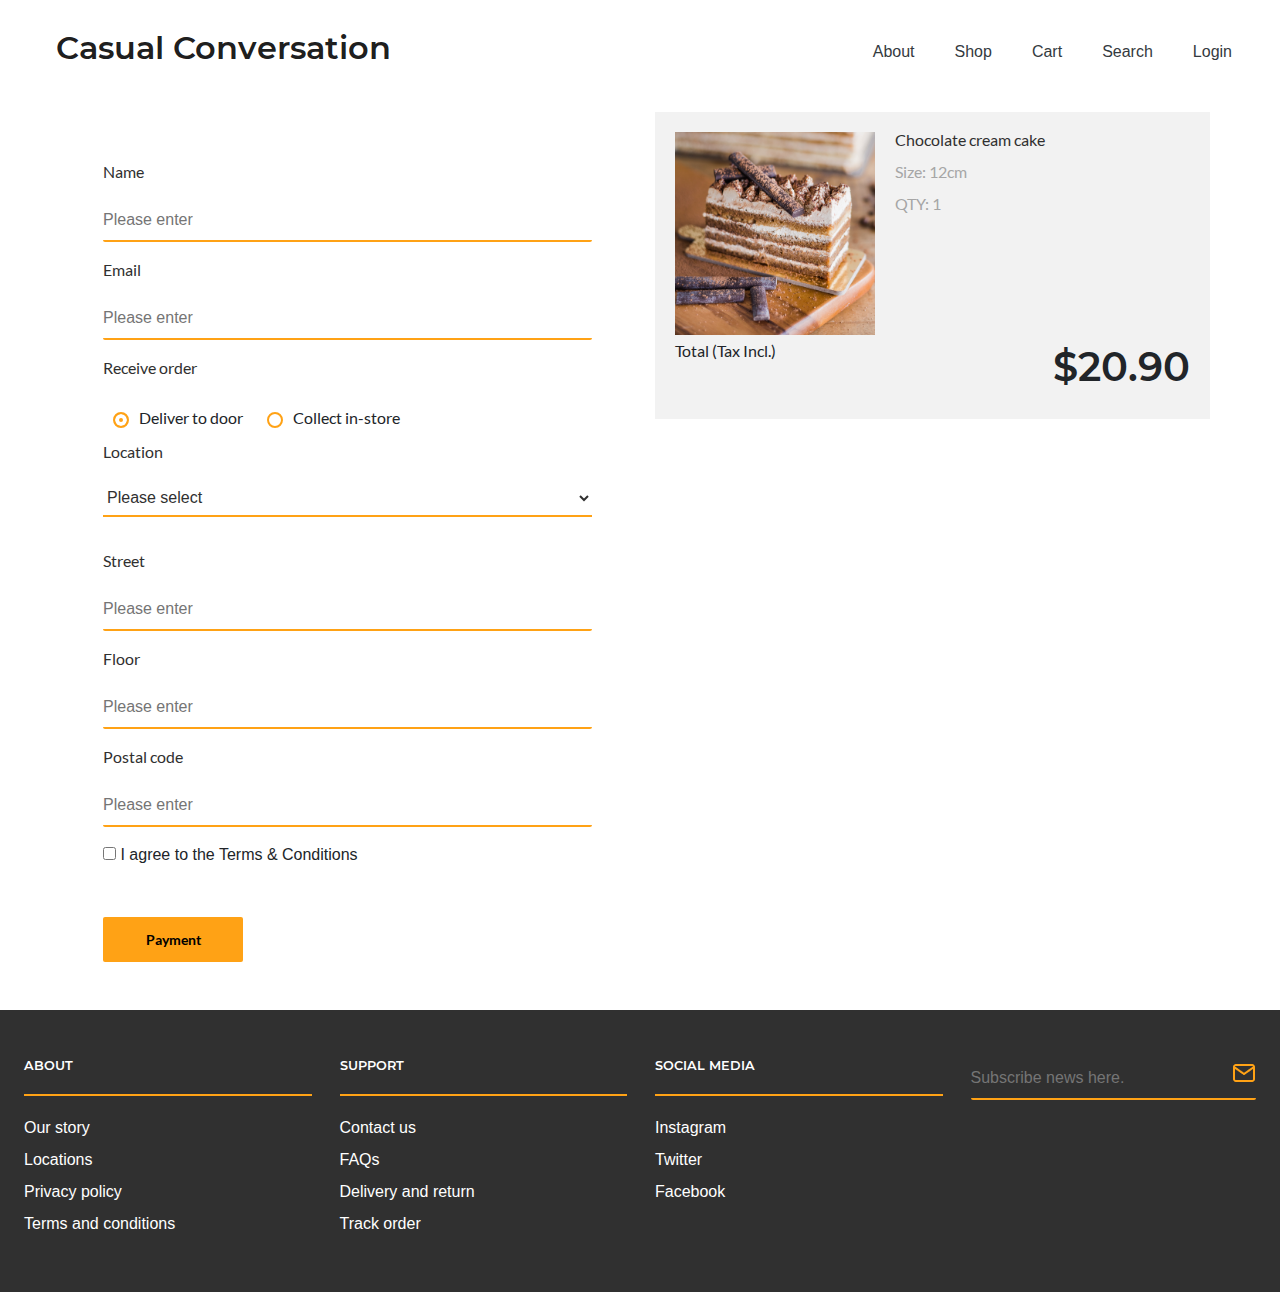
<file: payment.html>
<!DOCTYPE html>
<html lang="en">

<head>
    <meta charset="UTF-8">
    <meta name="viewport" content="width=device-width, initial-scale=1">
    <link rel="stylesheet" href="./bootstrap/css/bootstrap.min.css">
    <link rel="stylesheet" href="./css/base.css" type="text/css" />
    <link rel="stylesheet" href="./css/style.css" media="screen" />
    <script src="./jquery/jquery.min.js"></script>
    <script src="./bootstrap/js/bootstrap.min.js"></script>
    <link rel="manifest" href="/manifest.json">
    <!-- IOS Support -->
    <link rel="apple-touch-icon" href="/icons/icon-96x96.png">
    <meta name="apple-mobile-web-app-status-bar" content="#db4938" />
    <meta name="theme-color" content="#db4938" />
    <title>Casual Conversation - Payment</title>
</head>

<body>
    <div id="topnav">
        <form class="p-5">
            <div class="form-group has-search">
                <span class="fa fa-search form-control-feedback"></span>
                <input type="text" class="form-control bg-transparent text-white" placeholder="Search">
            </div>
        </form>
    </div>

    <div id="sidebar">
        <div class="cart-container">
            <div class="hide-sidebar">
                <button id="cartClosed"></button>
            </div>
            <h2 class="text-white">Your cart</h2>
            </hr>
            <div class="cart-content">
                <p class="text-secondary alignLeft">Chocolate cake<br>12cm<br>Qty:1</p>
                <h4 class="text-white alignRight">$20.90</h4>
            </div>
            <div class="fixed">
                <hr class="line-primary">
                </hr>
                <div class="cart-content">
                    <p class="text-secondary alignLeft">Subtotal (Tax Incl.)</p>
                    <h4 class="text-white alignRight mb-5">$20.90</h4>
                </div>
                <a href="payment.html"><button class="btn-wide">Checkout</button></a>
            </div>
        </div>
        <div id="overlay"></div>
    </div>

    <nav class="navbar navbar-light bg-white navbar-expand-md text-dark sticky-top">
        <a class="navbar-brand m-3 mr-auto" href="index.html">
            <h2 class="logo pl-lg-4">Casual Conversation</h2>
        </a>

        <button class="navbar-toggler" type="button" data-toggle="collapse" data-target="#collapsibleNavbar">
                            <span class="navbar-toggler-icon"></span>
                </button>

        <div class="collapse navbar-collapse" id="collapsibleNavbar">
            <ul class="nav navbar-nav ml-md-auto ml-sm-3">
                <li class="nav-item dropdown">
                    <a class="nav-link mr-lg-4 text-dark" href="#">About</a>
                    <div class="dropdown-menu">
                        <a class="dropdown-item" href="#">Our story</a>
                        <a class="dropdown-item" href="locations.html">Locations</a>
                        <a class="dropdown-item" href="#">Contact</a>
                    </div>
                </li>
                <li class="nav-item mr-lg-4">
                    <a class="nav-link text-dark" href="shop.html">Shop</a>
                </li>
                <li class="nav-item mr-lg-4">
                    <a class="nav-link text-dark" id="cartbtn" href="#">Cart</a>
                </li>
                <li class="nav-item mr-lg-4">
                    <a class="nav-link text-dark" id="searchbtn" href="#">Search</a>
                </li>
                <li class="nav-item mr-lg-4">
                    <a class="nav-link text-dark" href="login.html">Login</a>
                </li>
            </ul>
        </div>
    </nav>

    <section class="main">
        <div class="container p-0 mt-2">
            <div class="row mt-0">
                <div class="col-lg-6 col-md-6 col-sm-12 p-5 order-lg-1 order-md-1 order-sm-2">
                    <form name="checkout-form" action="thankyou.html" onsubmit="return submitPayment()" required>
                        <fieldset>
                            <p class="text-primary">Name</p>
                            <div>
                                <input type="text" placeholder="Please enter" id="name" name="name">
                                <div id="nameMessage" class="error">Please enter name</div>
                            </div>

                            <p class="text-primary">Email</p>
                            <div>
                                <input type="text" placeholder="Please enter" id="email" name="email" minlength="10">
                                <div id="emailMessage" class="error">Please enter email address</div>
                            </div>

                            <p class="text-primary">Receive order</p>
                            <div>
                                <input id="radio-1" class="radio-custom" name="radio-group" type="radio" checked>
                                <label for="radio-1" class="radio-custom-label">Deliver to door</label>
                                <input id="radio-2" class="radio-custom" name="radio-group" type="radio">
                                <label for="radio-2" class="radio-custom-label">Collect in-store</label>
                            </div>

                            <p class="text-primary">Location</p>
                            <div class="selector-wrapper">
                                <!-- region sources from https://va.ecitizen.gov.sg/CFP/CustomerPages/NEA_google/displayresult.aspx?MesId=1068932&Source=Google&url=va.ecitizen.gov.sg -->
                                <select name="selector" id="selector" name="selector">
                                <option value="" disabled selected hidden>Please select</option>
                                <optgroup label="North">
                                <option value="Admirality">Admirality</option>
                                <option value="Kranji">Kranji</option>
                                <option value="Woodlands">Woodlands</option>
                                <option value="Sembawang">Sembawang</option>
                                <option value="Yio Chu Kang">Yio Chu Kang</option>
                                <option value="Seletar">Seletar</option>
                                <option value="Sengkang">Sengkang</option>
                                <optgroup label="South">
                                <option value="Holland">Holland</option>
                                <option value="Queenstown">Queenstown</option>
                                <option value="Bukit Merah">Bukit Merah</option>
                                <option value="Telok Blangah">Telok Blangah</option>
                                <option value="Pasir Panjang">Pasir Panjang</option>
                                <option value="Sentosa">Sentosa</option>
                                <option value="Bukit Timah">Bukit Timah</option>
                                <option value="Newton">Newton</option>
                                <option value="Orchard">Orchard</option>
                                <option value="City">City</option>
                                <option value="Marina South">Marina South</option>
                                <optgroup label="East">
                                <option value="Serangoon">Serangoon</option>
                                <option value="Punggol">Punggol</option>
                                <option value="Hougang">Hougang</option>
                                <option value="Tampines">Tampines</option>
                                <option value="Pasir Ris">Pasir Ris</option>
                                <option value="Loyang">Loyang</option>
                                <option value="Simei">Simei</option>
                                <option value="Kallang">Kallang</option>
                                <option value="Katong">Katong</option>
                                <option value="East Coast">East Coast</option>
                                <option value="Macpherson">Macpherson</option>
                                <option value="Bedok">Bedok</option>
                                <option value="Pulau Ubin">Pulau Ubin</option>
                                <option value="Pulau Tekong">Pulau Tekong</option>
                                <optgroup label="West">
                                <option value="Lim Chu Kang">Lim Chu Kang</option>
                                <option value="Choa Chu Kang">Choa Chu Kang</option>
                                <option value="Bukit Panjang">Bukit Panjang</option>
                                <option value="Tuas">Tuas</option>
                                <option value="Jurong East">Jurong East</option>
                                <option value="Jurong West">Jurong West</option>
                                <option value="Jurong Industrial Estate">Jurong Industrial Estate</option>
                                <option value="Bukit Batok">Bukit Batok</option>
                                <option value="Hillview">Hillview</option>
                                <option value="West Coast">West Coast</option>
                                <option value="Clementi">Clementi</option>
                                <optgroup label="Central">
                                <option value="Thomson">Thomson</option>
                                <option value="Marymount">Marymount</option>
                                <option value="Sin Ming">Sin Ming</option>
                                <option value="Ang Mo Kio">Ang Mo Kio</option>
                                <option value="Bishan">Bishan</option>
                                <option value="Serangoon Gardens">Serangoon Gardens</option>
                                <option value="MacRitchie">MacRitchie</option>
                                <option value="Toa Payoh">Toa Payoh</option>
                            </select>
                            </div>

                            <p class="text-primary">Street</p>
                            <input type="text" placeholder="Please enter" id="street" name="street">

                            <p class="text-primary">Floor</p>
                            <input type="text" placeholder="Please enter" name="floor">

                            <p class="text-primary">Postal code</p>
                            <input type="text" placeholder="Please enter" name="postalCode">

                            <input type="checkbox" id="terms" name="terms">
                            <label for="terms">I agree to the Terms & Conditions</label><br><br>
                            <div id="termsMessage" class="error">Please check this box if you want to proceed</div>

                            <div class="add-to-cart">
                                <input type="submit" value="Payment">
                            </div>
                        </fieldset>
                    </form>
                </div>

                <div class="col-lg-6 col-md-6 col-sm-12 order-lg-2 order-md-2 order-sm-1">
                    <div class="payment">
                        <!-- image source from www.unsplash.com -->
                        <img class="img-responsive" src="images/product_detail_1.png" alt="product">
                        <p class="text-primary">Chocolate cream cake</p>
                        <p class="text-secondary">Size: 12cm</p>
                        <p class="text-secondary">QTY: 1</p>
                        <div class="total pt-sm-2">
                            <p class="alignLeft">Total (Tax Incl.)</p>
                            <h1 class="alignRight">$20.90</h1>
                        </div>
                    </div>
                </div>
            </div>
        </div>
    </section>



    <footer class="text-left text-lg-start" style="background-color: #303030;">
        <div class="container-fluid p-4">
            <div class="row">
                <div class="col-lg-3 col-md-6 col-sm-12 order-lg-1 order-md-2 order-sm-2 pt-4 pb-4">
                    <h6 class="text-uppercase text-white small">About</h6>
                    <hr class="line-primary">
                    <ul class="list-unstyled mb-2">
                        <li class="mb-2">
                            <a href="#!" class="text-white">Our story</a>
                        </li>
                        <li class="mb-2">
                            <a href="locations.html" class="text-white">Locations</a>
                        </li>
                        <li class="mb-2">
                            <a href="#!" class="text-white">Privacy policy</a>
                        </li>
                        <li class="mb-2">
                            <a href="#!" class="text-white">Terms and conditions</a>
                        </li>
                    </ul>
                </div>

                <div class="col-lg-3 col-md-6 col-sm-12 order-lg-2 order-md-3 order-sm-3 pt-4 pb-4">
                    <h6 class="text-uppercase text-white small">Support</h6>
                    <hr class="line-primary">
                    <ul class="list-unstyled mb-2">
                        <li class="mb-2">
                            <a href="#!" class="text-white">Contact us</a>
                        </li>
                        <li class="mb-2">
                            <a href="#!" class="text-white">FAQs</a>
                        </li>
                        <li class="mb-2">
                            <a href="#!" class="text-white">Delivery and return</a>
                        </li>
                        <li class="mb-2">
                            <a href="#!" class="text-white">Track order</a>
                        </li>
                    </ul>
                </div>

                <div class="col-lg-3 col-md-6 col-sm-12 order-lg-3 order-md-4 order-sm-4 pt-4 pb-4">
                    <h6 class="text-uppercase text-white small">Social media</h6>
                    <hr class="line-primary"></hr>
                    <ul class="list-unstyled mb-2">
                        <li class="mb-2">
                            <a href="#!" class="text-white">Instagram</a>
                        </li>
                        <li class="mb-2">
                            <a href="#!" class="text-white">Twitter</a>
                        </li>
                        <li class="mb-2">
                            <a href="#!" class="text-white">Facebook</a>
                        </li>
                    </ul>
                </div>

                <div class="col-lg-3 col-md-12 col-sm-12 order-lg-4 order-md-1 order-sm-1 pt-4 pb-4">
                    <div class="newsletter">
                        <input type="text" placeholder="Subscribe news here." name="newsletter">
                        <div class="newsletter-icon">
                            <button id="subscribeNews"></button>
                        </div>
                    </div>
                </div>
            </div>
    </footer>
</body>


<script>
    var searchButton = document.getElementById('searchbtn');
    // show topnav when user clicks on searchbtn button //
    searchButton.onclick = function() {
        var div = document.getElementById('topnav');
        if (div.style.display !== 'none') { // checks if it is hidden //
            div.style.display = 'none'; // hides if it is not //
        } else {
            div.style.display = 'block'; // shows if it is hidden //
        }
    };

    var cartButton = document.getElementById('cartbtn');
    // show sidebar when user clicks on cartbtn button //
    cartButton.onclick = function() {
        var div = document.getElementById('sidebar');
        if (div.style.display !== 'none') {
            div.style.display = 'none';
        } else {
            div.style.display = 'flex';
        }
    };


    var cartClosed = document.getElementById('cartClosed');
    // hide sidebar when user clicks on cartClosed button //
    cartClosed.onclick = function() {
        var div = document.getElementById('sidebar');
        div.style.display = 'none';
    };


    var confirmSubscribe = document.getElementById('subscribeNews');
    // prompt confirm window to thank user after he or she clicks on subscribeNews button //
    confirmSubscribe.onclick = function() {
        var div = document.getElementById('newsletter');
        alert("Thank you for your subscription!");
    };

    // function to checks if all form fields below have value when submitting, and if empty, error message appears //
    function submitPayment() {
        var name = document.getElementById("name");
        var terms = document.getElementById("terms");
        var email = document.getElementById("email");
        var nameMessage = document.getElementById("nameMessage")
        var termsMessage = document.getElementById("termsMessage")
        var emailMessage = document.getElementById("emailMessage")

        var nameValue = name.value; // accessing object properties with variables //
        var emailValue = email.value; // accessing object properties with variables //
        var termsValue = terms.checked; // accessing object properties with variables //

        // checks input field for name has value when submitting, and if empty, error message appears //
        if (nameValue.trim() === '') { // trim removes blank space, if it is equalivalent to empty value, it shows error style //
            name.style.borderBottom = '2px solid red'
            nameMessage.style.display = 'block'
            return false // exit function //
        } else {
            name.style.borderBottom = '2px solid #ffa215' // shows default state //
            nameMessage.style.display = 'none'
        }

        // checks input field for email has value when submitting, and if empty, error message appears //
        if (emailValue.trim() === '') {
            email.style.borderBottom = '2px solid red'
            emailMessage.style.display = 'block'
            return false
        } else {
            email.style.borderBottom = '2px solid #ffa215'
            emailMessage.style.display = 'none'

        }

        // checks checkbox for terms has value when submitting, and if unchecked, error message appears //
        if (termsValue === false) { // if value is not checked, error state appear //
            terms.style.outline = '1px solid red'
            termsMessage.style.display = 'block'
            return false // exit function //
        } else {
            terms.style.outline = 'none' // shows default state //
            termsMessage.style.display = 'none'
        }

    }
</script>


</html>
</file>
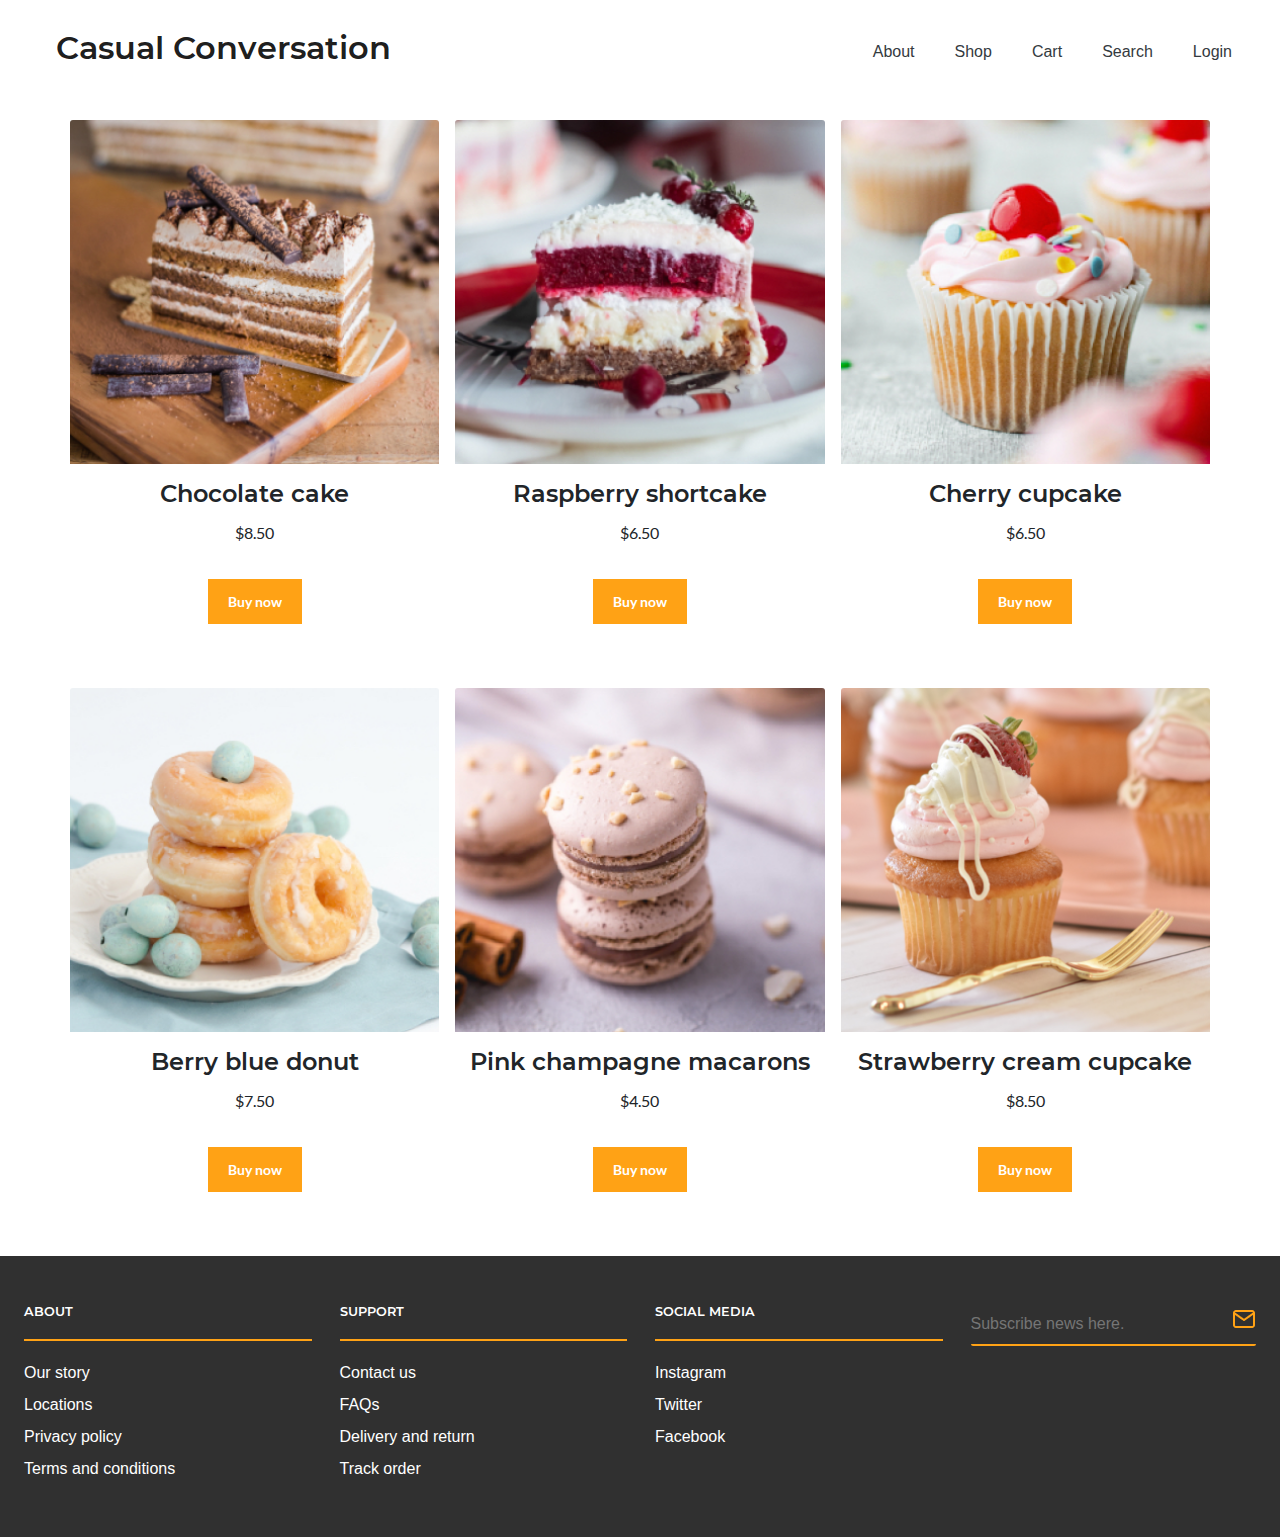
<file: shop.html>
<!DOCTYPE html>
<html lang="en">

<head>
    <meta charset="UTF-8">
    <meta name="viewport" content="width=device-width, initial-scale=1">
    <link rel="stylesheet" href="./bootstrap/css/bootstrap.min.css">
    <link rel="stylesheet" href="./css/base.css" type="text/css" />
    <link rel="stylesheet" href="./css/style.css" media="screen" />
    <script src="./jquery/jquery.min.js"></script>
    <script src="./bootstrap/js/bootstrap.min.js"></script>
    <script src="js/app.js"></script>
    <link rel="manifest" href="/manifest.json">
    <link rel="database" href="/database.json">
    <script type="text/javascript" src="js/main.js"></script>
    <!-- IOS Support -->
    <link rel="apple-touch-icon" href="/icons/icon-96x96.png">
    <meta name="apple-mobile-web-app-status-bar" content="#db4938" />
    <meta name="theme-color" content="#db4938" />
    <title>Casual Conversation - Shop</title>
</head>

<body>
    <main>
        <!-- search nav bar appear after clicks on search button-->
        <div id="topnav">
            <form class="p-5">
                <div class="form-group has-search">
                    <span class="fa fa-search form-control-feedback"></span>
                    <input type="text" class="form-control bg-transparent text-white" placeholder="Search">
                </div>
            </form>
        </div>

        <!-- cart container appear after clicks on cart button -->
        <div id="sidebar">
            <div class="cart-container">
                <div class="hide-sidebar">
                    <button id="cartClosed"></button>
                </div>
                <h2 class="text-white">Your cart</h2>
                </hr>
                <div class="cart-content">
                    <p class="text-secondary alignLeft">Chocolate cake<br>12cm<br>Qty:1</p>
                    <h4 class="text-white alignRight">$20.90</h4>
                </div>
                <div class="fixed">
                    <hr class="line-primary">
                    </hr>
                    <div class="cart-content">
                        <p class="text-secondary alignLeft">Subtotal (Tax Incl.)</p>
                        <h4 class="text-white alignRight mb-5">$20.90</h4>
                    </div>
                    <a href="payment.html"><button class="btn-wide">Checkout</button></a>
                </div>
            </div>
            <div id="overlay"></div>
        </div>

        <!-- navigation bar -->
        <nav class="navbar navbar-light bg-white navbar-expand-md text-dark sticky-top">
            <a class="navbar-brand m-3 mr-auto" href="index.html">
                <h2 class="logo pl-lg-4">Casual Conversation</h2>
            </a>

            <button class="navbar-toggler" type="button" data-toggle="collapse" data-target="#collapsibleNavbar">
                    <span class="navbar-toggler-icon"></span>
        </button>

            <div class="collapse navbar-collapse" id="collapsibleNavbar">
                <ul class="nav navbar-nav ml-md-auto ml-sm-3">
                    <li class="nav-item dropdown">
                        <a class="nav-link mr-lg-4 text-dark" href="#">About</a>
                        <div class="dropdown-menu">
                            <a class="dropdown-item" href="#">Our story</a>
                            <a class="dropdown-item" href="locations.html">Locations</a>
                            <a class="dropdown-item" href="#">Contact</a>
                        </div>
                    </li>
                    <li class="nav-item mr-lg-4">
                        <a class="nav-link text-dark" href="#">Shop</a>
                    </li>
                    <li class="nav-item mr-lg-4">
                        <a class="nav-link text-dark" id="cartbtn" href="#">Cart</a>
                    </li>
                    <li class="nav-item mr-lg-4">
                        <a class="nav-link text-dark" id="searchbtn" href="#">Search</a>
                    </li>
                    <li class="nav-item mr-lg-4">
                        <a class="nav-link text-dark" href="login.html">Login</a>
                    </li>
                </ul>
            </div>
        </nav>

        <!-- product list -->
        <div class="container"></div>

        <!-- footer -->
        <footer class="text-left text-lg-start" style="background-color: #303030;">
            <div class="container-fluid p-4">
                <div class="row">
                    <div class="col-lg-3 col-md-6 col-sm-12 order-lg-1 order-md-2 order-sm-2 pt-4 pb-4">
                        <h6 class="text-uppercase text-white small">About</h6>
                        <hr class="line-primary">
                        <ul class="list-unstyled mb-2">
                            <li class="mb-2">
                                <a href="#!" class="text-white">Our story</a>
                            </li>
                            <li class="mb-2">
                                <a href="locations.html" class="text-white">Locations</a>
                            </li>
                            <li class="mb-2">
                                <a href="#!" class="text-white">Privacy policy</a>
                            </li>
                            <li class="mb-2">
                                <a href="#!" class="text-white">Terms and conditions</a>
                            </li>
                        </ul>
                    </div>

                    <div class="col-lg-3 col-md-6 col-sm-12 order-lg-2 order-md-3 order-sm-3 pt-4 pb-4">
                        <h6 class="text-uppercase text-white small">Support</h6>
                        <hr class="line-primary">
                        <ul class="list-unstyled mb-2">
                            <li class="mb-2">
                                <a href="#!" class="text-white">Contact us</a>
                            </li>
                            <li class="mb-2">
                                <a href="#!" class="text-white">FAQs</a>
                            </li>
                            <li class="mb-2">
                                <a href="#!" class="text-white">Delivery and return</a>
                            </li>
                            <li class="mb-2">
                                <a href="#!" class="text-white">Track order</a>
                            </li>
                        </ul>
                    </div>

                    <div class="col-lg-3 col-md-6 col-sm-12 order-lg-3 order-md-4 order-sm-4 pt-4 pb-4">
                        <h6 class="text-uppercase text-white small">Social media</h6>
                        <hr class="line-primary"></hr>
                        <ul class="list-unstyled mb-2">
                            <li class="mb-2">
                                <a href="#!" class="text-white">Instagram</a>
                            </li>
                            <li class="mb-2">
                                <a href="#!" class="text-white">Twitter</a>
                            </li>
                            <li class="mb-2">
                                <a href="#!" class="text-white">Facebook</a>
                            </li>
                        </ul>
                    </div>

                    <div class="col-lg-3 col-md-12 col-sm-12 order-lg-4 order-md-1 order-sm-1 pt-4 pb-4">
                        <div class="newsletter">
                            <input type="text" placeholder="Subscribe news here." name="newsletter">
                            <div class="newsletter-icon">
                                <button id="subscribeNews"></button>
                            </div>
                        </div>
                    </div>
                </div>
        </footer>
    </main>
    <script src="js/app.js"></script>
</body>


<script>
    var searchButton = document.getElementById('searchbtn');
    // show topnav when user clicks on searchbtn button //
    searchButton.onclick = function() {
        var div = document.getElementById('topnav');
        if (div.style.display !== 'none') {
            div.style.display = 'none';
        } else {
            div.style.display = 'block';
        }
    };

    var cartButton = document.getElementById('cartbtn');
    // show sidebar when user clicks on cartbtn button //
    cartButton.onclick = function() {
        var div = document.getElementById('sidebar');
        if (div.style.display !== 'none') {
            div.style.display = 'none';
        } else {
            div.style.display = 'flex';
        }
    };


    var cartClosed = document.getElementById('cartClosed');
    // hide sidebar when user clicks on cartClosed button //
    cartClosed.onclick = function() {
        var div = document.getElementById('sidebar');
        div.style.display = 'none';
    };


    var confirmSubscribe = document.getElementById('subscribeNews');
    // prompt confirm window to thank user after he or she clicks on subscribeNews button //
    confirmSubscribe.onclick = function() {
        var div = document.getElementById('newsletter');
        alert("Thank you for your subscription!");
    };
</script>

</html>
</file>
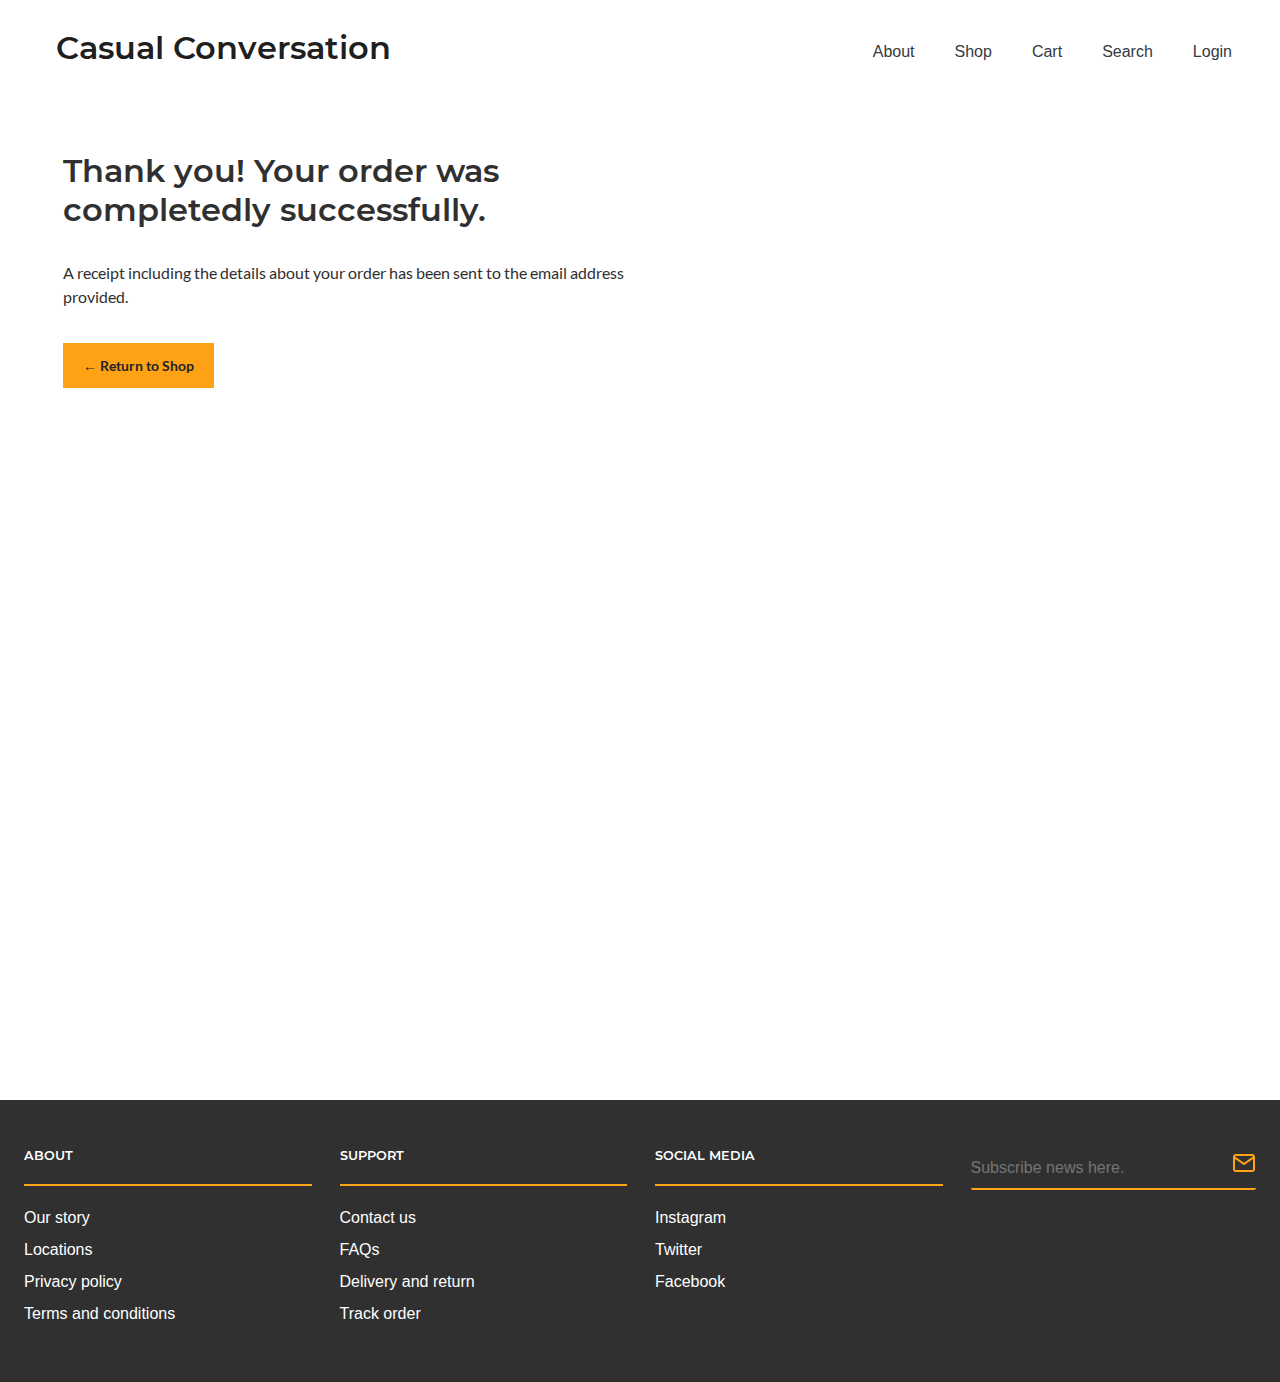
<file: thankyou.html>
<!DOCTYPE html>
<html lang="en">

<head>
    <meta charset="UTF-8">
    <meta name="viewport" content="width=device-width, initial-scale=1">
    <link rel="stylesheet" href="./bootstrap/css/bootstrap.min.css">
    <link rel="stylesheet" href="./css/base.css" type="text/css" />
    <link rel="stylesheet" href="./css/style.css" media="screen" />
    <script src="./jquery/jquery.min.js"></script>
    <script src="./bootstrap/js/bootstrap.min.js"></script>
    <script type="text/javascript" src="js/main.js"></script>
    <link rel="manifest" href="/manifest.json">
    <!-- IOS Support -->
    <link rel="apple-touch-icon" href="/icons/icon-96x96.png">
    <meta name="apple-mobile-web-app-status-bar" content="#db4938" />
    <meta name="theme-color" content="#db4938" />
    <title>Casual Conversation - Thank You</title>
</head>

<body>
    <div id="topnav">
        <form class="p-5">
            <div class="form-group has-search">
                <span class="fa fa-search form-control-feedback"></span>
                <input type="text" class="form-control bg-transparent text-white" placeholder="Search">
            </div>
        </form>
    </div>

    <div id="sidebar">
        <div class="cart-container">
            <div class="hide-sidebar">
                <button id="cartClosed"></button>
            </div>
            <h2 class="text-white">Your cart</h2>
            </hr>
            <div class="cart-content">
                <p class="text-secondary alignLeft">Chocolate cake<br>12cm<br>Qty:1</p>
                <h4 class="text-white alignRight">$20.90</h4>
            </div>
            <div class="fixed">
                <hr class="line-primary">
                </hr>
                <div class="cart-content">
                    <p class="text-secondary alignLeft">Subtotal (Tax Incl.)</p>
                    <h4 class="text-white alignRight mb-5">$20.90</h4>
                </div>
                <a href="payment.html"><button class="btn-wide">Checkout</button></a>
            </div>
        </div>
        <div id="overlay"></div>
    </div>

    <nav class="navbar navbar-light bg-white navbar-expand-md text-dark sticky-top">
        <a class="navbar-brand m-3 mr-auto" href="index.html">
            <h2 class="logo pl-lg-4">Casual Conversation</h2>
        </a>

        <button class="navbar-toggler" type="button" data-toggle="collapse" data-target="#collapsibleNavbar">
                        <span class="navbar-toggler-icon"></span>
            </button>

        <div class="collapse navbar-collapse" id="collapsibleNavbar">
            <ul class="nav navbar-nav ml-md-auto ml-sm-3">
                <li class="nav-item dropdown">
                    <a class="nav-link mr-lg-4 text-dark" href="#">About</a>
                    <div class="dropdown-menu">
                        <a class="dropdown-item" href="#">Our story</a>
                        <a class="dropdown-item" href="locations.html">Locations</a>
                        <a class="dropdown-item" href="#">Contact</a>
                    </div>
                </li>
                <li class="nav-item mr-lg-4">
                    <a class="nav-link text-dark" href="#">Shop</a>
                </li>
                <li class="nav-item mr-lg-4">
                    <a class="nav-link text-dark" id="cartbtn" href="#">Cart</a>
                </li>
                <li class="nav-item mr-lg-4">
                    <a class="nav-link text-dark" id="searchbtn" href="#">Search</a>
                </li>
                <li class="nav-item mr-lg-4">
                    <a class="nav-link text-dark" href="login.html">Login</a>
                </li>
            </ul>
        </div>
    </nav>

    <section class="main">
        <div class="container-fluid m-5 min-vh-100">
            <div class="row">
                <div class="col-lg-6 col-md-9 col-sm-12">
                    <h2 class="text-primary">Thank you! Your order was completedly successfully.</h2><br>
                    <p class="text-primary">A receipt including the details about your order has been sent to the email address provided. </p>
                    <a href="shop.html"><button class="btn"> &larr; Return to Shop</button></a>
                </div>
            </div>
        </div>
    </section>

    <footer class="text-left text-lg-start" style="background-color: #303030;">
        <div class="container-fluid p-4">
            <div class="row">
                <div class="col-lg-3 col-md-6 col-sm-12 order-lg-1 order-md-2 order-sm-2 pt-4 pb-4">
                    <h6 class="text-uppercase text-white small">About</h6>
                    <hr class="line-primary">
                    <ul class="list-unstyled mb-2">
                        <li class="mb-2">
                            <a href="#!" class="text-white">Our story</a>
                        </li>
                        <li class="mb-2">
                            <a href="#!" class="text-white">Locations</a>
                        </li>
                        <li class="mb-2">
                            <a href="#!" class="text-white">Privacy policy</a>
                        </li>
                        <li class="mb-2">
                            <a href="#!" class="text-white">Terms and conditions</a>
                        </li>
                    </ul>
                </div>

                <div class="col-lg-3 col-md-6 col-sm-12 order-lg-2 order-md-3 order-sm-3 pt-4 pb-4">
                    <h6 class="text-uppercase text-white small">Support</h6>
                    <hr class="line-primary">
                    <ul class="list-unstyled mb-2">
                        <li class="mb-2">
                            <a href="#!" class="text-white">Contact us</a>
                        </li>
                        <li class="mb-2">
                            <a href="#!" class="text-white">FAQs</a>
                        </li>
                        <li class="mb-2">
                            <a href="#!" class="text-white">Delivery and return</a>
                        </li>
                        <li class="mb-2">
                            <a href="#!" class="text-white">Track order</a>
                        </li>
                    </ul>
                </div>

                <div class="col-lg-3 col-md-6 col-sm-12 order-lg-3 order-md-4 order-sm-4 pt-4 pb-4">
                    <h6 class="text-uppercase text-white small">Social media</h6>
                    <hr class="line-primary"></hr>
                    <ul class="list-unstyled mb-2">
                        <li class="mb-2">
                            <a href="#!" class="text-white">Instagram</a>
                        </li>
                        <li class="mb-2">
                            <a href="#!" class="text-white">Twitter</a>
                        </li>
                        <li class="mb-2">
                            <a href="#!" class="text-white">Facebook</a>
                        </li>
                    </ul>
                </div>

                <div class="col-lg-3 col-md-12 col-sm-12 order-lg-4 order-md-1 order-sm-1 pt-4 pb-4">
                    <div class="newsletter">
                        <input type="text" placeholder="Subscribe news here." name="newsletter">
                        <div class="newsletter-icon">
                            <button id="subscribeNews"></button>
                        </div>
                    </div>
                </div>
            </div>
    </footer>
</body>


<script>
    var searchButton = document.getElementById('searchbtn');
    // show topnav when user clicks on searchbtn button //
    searchButton.onclick = function() {
        var div = document.getElementById('topnav');
        if (div.style.display !== 'none') { // checks if it is hidden //
            div.style.display = 'none'; // hides if it is not //
        } else {
            div.style.display = 'block'; // shows if it is hidden //
        }
    };

    var cartButton = document.getElementById('cartbtn');
    // show sidebar when user clicks on cartbtn button //
    cartButton.onclick = function() {
        var div = document.getElementById('sidebar');
        if (div.style.display !== 'none') {
            div.style.display = 'none';
        } else {
            div.style.display = 'flex';
        }
    };


    var cartClosed = document.getElementById('cartClosed');
    // hide sidebar when user clicks on cartClosed button //
    cartClosed.onclick = function() {
        var div = document.getElementById('sidebar');
        div.style.display = 'none';
    };


    var confirmSubscribe = document.getElementById('subscribeNews');
    // prompt confirm window to thank user after he or she clicks on subscribeNews button //
    confirmSubscribe.onclick = function() {
        var div = document.getElementById('newsletter');
        alert("Thank you for your subscription! ");
    };
</script>

</html>
</file>
<file: css/base.css>
@charset "utf-8";
@font-face {
    font-family: "Lato";
    src: url(../fonts/Lato-Regular.ttf) format('truetype');
    font-weight: 400;
}

@font-face {
    font-family: "Lato Italic";
    src: url(../fonts/Lato-Italic.ttf) format('truetype');
    font-weight: 400;
    font-style: italic, oblique;
}

@font-face {
    font-family: "Lato Bold";
    src: url(../fonts/Lato-Bold.ttf) format('truetype');
    font-weight: 700;
}

@font-face {
    font-family: "Lato Bold Italic";
    src: url(../fonts/Lato-BoldItalic.ttf) format('truetype');
    font-weight: 700;
    font-style: italic, oblique;
}

@font-face {
    font-family: "Lato Black";
    src: url(../fonts/Lato-Black.ttf) format('truetype');
    font-weight: 900;
}

@font-face {
    font-family: "Lato Black Italic";
    src: url(../fonts/Lato-BlackItalic.ttf) format('truetype');
    font-weight: 900;
    font-style: italic, oblique;
}

@font-face {
    font-family: "Monsterrat Semibold";
    src: url(../fonts/Montserrat-SemiBold.ttf) format('truetype');
    font-weight: 600;
}

html {
    background-color: #ffffff;
}

body {
    margin: 0 auto;
    width: 100%;
}

html,
body {
    height: 100%;
    margin: 0;
    padding: 0;
}

a,
a:visited,
a:hover,
a:active {
    color: inherit;
    text-decoration: none;
}

h1,
h2,
h3,
h4,
h5,
h6 {
    font-family: "Monsterrat Semibold";
    text-decoration: none;
    text-align: left;
    font-style: normal;
    letter-spacing: normal;
}

p {
    font-family: "Lato";
    text-decoration: none;
    text-align: left;
    font-stretch: normal;
    font-style: normal;
    letter-spacing: normal;
}

ul {
    list-style-type: none;
}

.bg {
    /* image source from www.unsplash.com */
    background-image: url(../images/carousel.png);
    height: 100%;
    min-height: 700px;
    background-position: center;
    background-repeat: no-repeat;
    background-size: cover;
}

.bg-black {
    background-color: #000;
}

.pt-6 {
    padding-top: 12rem!important
}

.card-img-overlay {
    position: absolute;
    bottom: 0;
}

.row {
    height: 100%;
}

.card {
    border: none;
    border-radius: 0px;
}

.padding-0 {
    padding-right: 0;
    padding-left: 0;
}

.payment p {
    line-height: 1rem;
}

.payment img {
    margin-right: 20px;
    float: left;
    width: 80px;
    height: 80px;
}


/* Map Styles */

#map {
    height: 100%;
}

#floating-panel {
    position: absolute;
    top: 10px;
    z-index: 5;
    background-color: #fff;
    padding: 5px;
    border: 1px solid #999;
    text-align: center;
    line-height: 20px;
    padding-left: 10px;
}

#floating-panel {
    background: #fff;
    padding: 5px;
    font-size: 14px;
    display: none;
}

#right-panel {
    line-height: 20x;
    font-size: 14px;
}

#right-panel select,
#right-panel input {
    font-size: 8px;
}

#right-panel select {
    width: 100%;
}

#right-panel i {
    font-size: 8px;
}

#right-panel {
    height: 100%;
    width: 100%;
    overflow: auto;
}


/* Side Navigation Styles */

.sidenav {
    float: left;
}

.sidenav h2 {
    font-family: "Lato";
    color: #303030;
    text-decoration: none;
    font-size: 1rem;
    text-align: left;
    padding-left: 28px;
}

.sidenav ul {
    list-style: none;
}

.sidenav li {
    padding-bottom: 1rem;
}

.sidenav li a {
    font-family: "Lato";
    color: #303030;
    text-decoration: none;
    font-size: 1.25rem;
    text-align: left;
}


/* Column Styles */

.container {
    position: relative;
}

[class^="col-"] {
    float: left;
    box-sizing: border-box;
    -webkit-box-sizing: border-box;
    -moz-box-sizing: border-box;
}


/* Cart Styles */

#sidebar {
    position: fixed;
    top: 0px;
    right: 0px;
    z-index: 1050;
    display: none;
    flex-direction: column;
    box-sizing: border-box;
    height: 100%;
    background-color: #222222;
    min-width: 380px;
}

#sidebar h2 {
    text-align: center;
    margin-top: 40px;
    margin-bottom: 28px;
}

#sidebar .cart-container {
    width: 90%;
    text-align: center;
}

.cart-container .fixed {
    position: fixed;
    width: 380px;
    bottom: 40px;
}

.cart-container .cart-content {
    margin-left: 10%;
    width: 300px;
}

#overlay {
    position: fixed;
    z-index: -1;
    top: 0;
    left: 0;
    height: 100%;
    width: 100%;
    background-color: rgba(0, 0, 0, 0.5);
}


/* Search Styles */

#topnav {
    display: none;
    min-height: 100px;
    margin: 0 auto;
    background-color: #303030;
}

.search-container {
    float: left;
    width: 95%;
    padding-left: 42px;
    padding-top: 60px;
}

.hide-search {
    position: absolute;
    right: 34px;
    top: 60px;
}

.hide-sidebar {
    position: absolute;
    right: 10px;
    top: 20px;
}

#searchClosed {
    height: 24px;
    width: 24px;
    /* image source from www.thenounproject.com */
    background-image: url(../images/button_close.png);
    background-color: Transparent;
    background-repeat: no-repeat;
    border: none;
    cursor: pointer;
    overflow: hidden;
    outline: none;
}

#searchClosed:hover {
    opacity: 0.05;
}

#cartClosed {
    height: 24px;
    width: 24px;
    /* image source from www.thenounproject.com */
    background-image: url(../images/button_close.png);
    background-color: Transparent;
    background-repeat: no-repeat;
    border: none;
    cursor: pointer;
    overflow: hidden;
    outline: none;
}

#cartClosed:hover {
    opacity: 0.05;
}


/* Button Styles */

.btn {
    background-color: #ffa215;
    border: none;
    width: auto;
    font-size: 0.875rem;
    font-family: "Lato Bold";
    padding: 0.75rem 1.25rem 0.75rem 1.25rem;
    text-align: center;
    margin-top: 1.125rem;
    border-radius: 0%;
}

.btn:hover {
    background-color: #ffc56d;
}

.btn:active {
    outline: none;
    border: none;
}

.btn:focus {
    outline: 0;
}

.btn-wide {
    background-color: #ffa215;
    border: none;
    width: 80%;
    font-size: 0.875rem;
    font-family: "Lato Bold";
    padding: 1rem 1.25rem 1rem 1.25rem;
    text-align: center;
    margin: auto;
    display: block;
    bottom: 0;
    left: 0;
}

.btn-wide:hover {
    background-color: #ffc56d;
}

.btn-wide:active {
    outline: none;
    border: none;
}

.btn-wide:focus {
    outline: 0;
}

input[type=submit] {
    background-color: #ffa215;
    border: none;
    width: auto;
    font-size: 0.875rem;
    font-family: "Lato Bold";
    padding: 0.75rem 1.25rem 0.75rem 1.25rem;
    text-align: center;
    margin-top: 1.125rem;
    width: auto;
    min-width: 140px;
}

.selector-wrapper select {
    margin: 0 auto 2em auto;
    border-left: none;
    border-right: none;
    border-top: none;
    border-radius: 0px;
}

select {
    background-color: transparent;
    text-indent: 0.01px;
    text-overflow: '';
}

input[type="text"],
select {
    width: 100%;
    max-width: 100%;
    display: block;
    margin: 0 0 1em;
    background-color: transparent;
    outline: none;
    box-sizing: border-box;
    border: none;
    border-bottom: 2px solid #ffa215;
    color: #303030;
    text-decoration: none;
    font-size: 1rem;
    line-height: 1.5rem;
    text-align: left;
}

input,
select {
    padding: 8px 0;
}

input,
select {
    border-radius: 2px;
    max-width: 100%;
}


/* Footer Styles */

hr.line-primary {
    margin-top: 20px;
    margin-bottom: 20px;
    border: 1px solid #ffa215;
    width: 100%;
    text-align: left;
}

.newsletter {
    position: relative;
    width: 100%;
}

.newsletter input[type=text] {
    font-size: 1rem;
    width: 100%;
    color: #fff;
    outline: none;
}

.newsletter-icon {
    position: absolute;
    right: 0;
    top: 3px;
}

#subscribeNews {
    height: 24px;
    width: 24px;
    /* image source from www.thenounproject.com */
    background-image: url(../images/mail.png);
    background-color: Transparent;
    background-repeat: no-repeat;
    border: none;
    cursor: pointer;
    overflow: hidden;
    outline: none;
}

#subscribeNews:hover {
    opacity: 0.05;
}


/* Invert colour styles */

.text-primary {
    color: #303030!important
}

.text-white {
    color: #fff!important
}

.text-active {
    color: #ffa215!important
}

.text-secondary {
    color: #A6A6A6!important
}


/* Styles for radio buttons */

.radio-custom {
    opacity: 0;
    position: absolute;
}

.radio-custom,
.radio-custom-label {
    display: inline-block;
    vertical-align: middle;
    margin: 10px;
    cursor: pointer;
    font-family: "Lato";
}

.radio-custom-label {
    position: relative;
}

.radio-custom+.radio-custom-label:before {
    content: '';
    background: #fff;
    border: 2px solid #ffa215;
    display: inline-block;
    vertical-align: middle;
    width: 16px;
    height: 16px;
    padding: 2px;
    margin-right: 10px;
    text-align: center;
}

.radio-custom+.radio-custom-label:before {
    border-radius: 50%;
}

.radio-custom:checked+.radio-custom-label:before {
    background: #ffa215;
    box-shadow: inset 0px 0px 0px 4px #fff;
}


/* Styles for forms */

fieldset {
    border: 0;
}


/* Styles for error, messages */

.error {
    color: red;
}

#nameMessage,
#emailMessage,
#streetMessage,
#floorMessage,
#postalMessage,
#termsMessage {
    display: none;
    font-family: "Lato";
    font-size: 0.8rem;
}


/* Styles for alignment */

.total {
    clear: both;
    margin-top: 30px;
}

.alignLeft {
    float: left;
}

.alignRight {
    float: right;
}
</file>
<file: css/style.css>
@charset "utf-8";

/* ============ Desktop view ============ */

@media all and (min-width: 992px) {
    .navbar .nav-item .dropdown-menu {
        display: none;
    }
    .navbar .nav-item:hover .nav-link {
        opacity: 80%;
    }
    .navbar .nav-item:hover .dropdown-menu {
        display: block;
    }
    .navbar .nav-item .dropdown-menu {
        margin-top: 0;
    }
    #breakfast_img {
        background-image: url(../images/breakfast_1.png);
        min-height: 600px;
        background-position: center;
        background-repeat: no-repeat;
        background-size: cover;
    }
    #coffee_img {
        background-image: url(../images/coffee_1.png);
        min-height: 600px;
        background-position: center;
        background-repeat: no-repeat;
        background-size: cover;
    }
    #cakes_img {
        background-image: url(../images/cakes_1.png);
        min-height: 600px;
        background-position: center;
        background-repeat: no-repeat;
        background-size: cover;
    }
    #product_img {
        background-image: url(../images/products_1.png);
        min-height: 600px;
        background-position: center;
        background-repeat: no-repeat;
        background-size: cover;
    }
    .card-img-top {
        width: 100%;
    }
    .product-detail {
        text-align: left;
        width: 400px;
        margin: 0 auto;
    }
    .payment {
        width: 100%;
        height: auto;
        padding: 20px;
        background-color: #f2f2f2;
        overflow: hidden;
    }
    .payment img {
        margin-right: 20px;
        float: left;
        width: 80px;
        height: 80px;
    }
    .container {
        display: grid;
        grid-template-columns: repeat(auto-fit, minmax(30rem, 1fr));
        grid-gap: 1rem;
        justify-content: center;
        align-items: center;
        margin: auto;
        padding: 1rem 0;
    }
}


/* ============ Tablet view ============ */

@media all and (min-width: 768px) {
    #breakfast_img {
        background-image: url(../images/breakfast_2.png);
        width: 100%;
        height: 460px;
        background-position: center;
        background-repeat: no-repeat;
        background-size: cover;
    }
    #coffee_img {
        background-image: url(../images/coffee_2.png);
        width: 100%;
        height: 460px;
        background-position: center;
        background-repeat: no-repeat;
        background-size: cover;
    }
    #cakes_img {
        background-image: url(../images/cakes_2.png);
        width: 100%;
        height: 460px;
        background-position: center;
        background-repeat: no-repeat;
        background-size: cover;
    }
    #product_img {
        background-image: url(../images/products_1.png);
        min-height: 600px;
        background-position: center;
        background-repeat: no-repeat;
        background-size: cover;
    }
    .product-detail {
        text-align: left;
        width: 400px;
        margin: 0 auto;
    }
    .payment {
        width: 100%;
        height: auto;
        padding: 20px;
        background-color: #f2f2f2;
        overflow: hidden;
    }
    .payment img {
        margin-right: 20px;
        float: left;
        width: 80px;
        height: 80px;
    }
    .container {
        display: grid;
        grid-template-columns: repeat(auto-fit, minmax(20rem, 1fr));
        grid-gap: 1rem;
        justify-content: center;
        align-items: center;
        margin: auto;
        padding: 1rem 0;
    }
}


/* ============ Mobile view ============ */

@media all and (min-width: 576px) {
    #breakfast_img {
        background-image: url(../images/breakfast_2.png);
        width: 100%;
        height: 460px;
        background-position: center;
        background-repeat: no-repeat;
        background-size: cover;
    }
    #coffee_img {
        background-image: url(../images/coffee_2.png);
        width: 100%;
        height: 460px;
        background-position: center;
        background-repeat: no-repeat;
        background-size: cover;
    }
    #cakes_img {
        background-image: url(../images/cakes_2.png);
        width: 100%;
        height: 460px;
        background-position: center;
        background-repeat: no-repeat;
        background-size: cover;
    }
    #product_img {
        background-image: url(../images/products_detail_4.png);
        height: 560px;
        background-position: center;
        background-repeat: no-repeat;
        background-size: cover;
    }
    .product-detail {
        text-align: center;
        width: 400px;
        margin: 0 auto;
    }
    .form {
        text-align: center;
        padding: 10%;
    }
    .payment {
        width: 100%;
        height: auto;
        padding: 20px;
        background-color: #f2f2f2;
        overflow: hidden;
    }
    .payment img {
        width: 200px;
        height: auto;
    }
}


/* ============ Extra small view ============ */

@media all and (max-width: 575px) {
    #breakfast_img {
        background-image: url(../images/breakfast_2.png);
        width: 100%;
        height: 460px;
        background-position: center;
        background-repeat: no-repeat;
        background-size: cover;
    }
    #coffee_img {
        background-image: url(../images/coffee_2.png);
        width: 100%;
        height: 460px;
        background-position: center;
        background-repeat: no-repeat;
        background-size: cover;
    }
    #cakes_img {
        background-image: url(../images/cakes_2.png);
        width: 100%;
        height: 460px;
        background-position: center;
        background-repeat: no-repeat;
        background-size: cover;
    }
    #product_img {
        background-image: url(../images/products_detail_4.png);
        height: 560px;
        background-position: center;
        background-repeat: no-repeat;
        background-size: cover;
    }
    .product-detail {
        text-align: center;
        width: 320px;
        margin: 0 auto;
        padding: 20px;
    }
    .form {
        text-align: center;
        padding: 10%;
    }
    .payment {
        width: 100%;
        height: auto;
        padding: 20px;
        background-color: #f2f2f2;
        overflow: hidden;
    }
    .payment img {
        width: 200px;
        height: auto;
    }
    .navbar-nav {
        height: 100% !important;
        padding: 20px;
        font-size: 2.2rem;
        font-style: light;
    }
    .logo {
        font-size: 1.75rem;
    }
}
</file>
